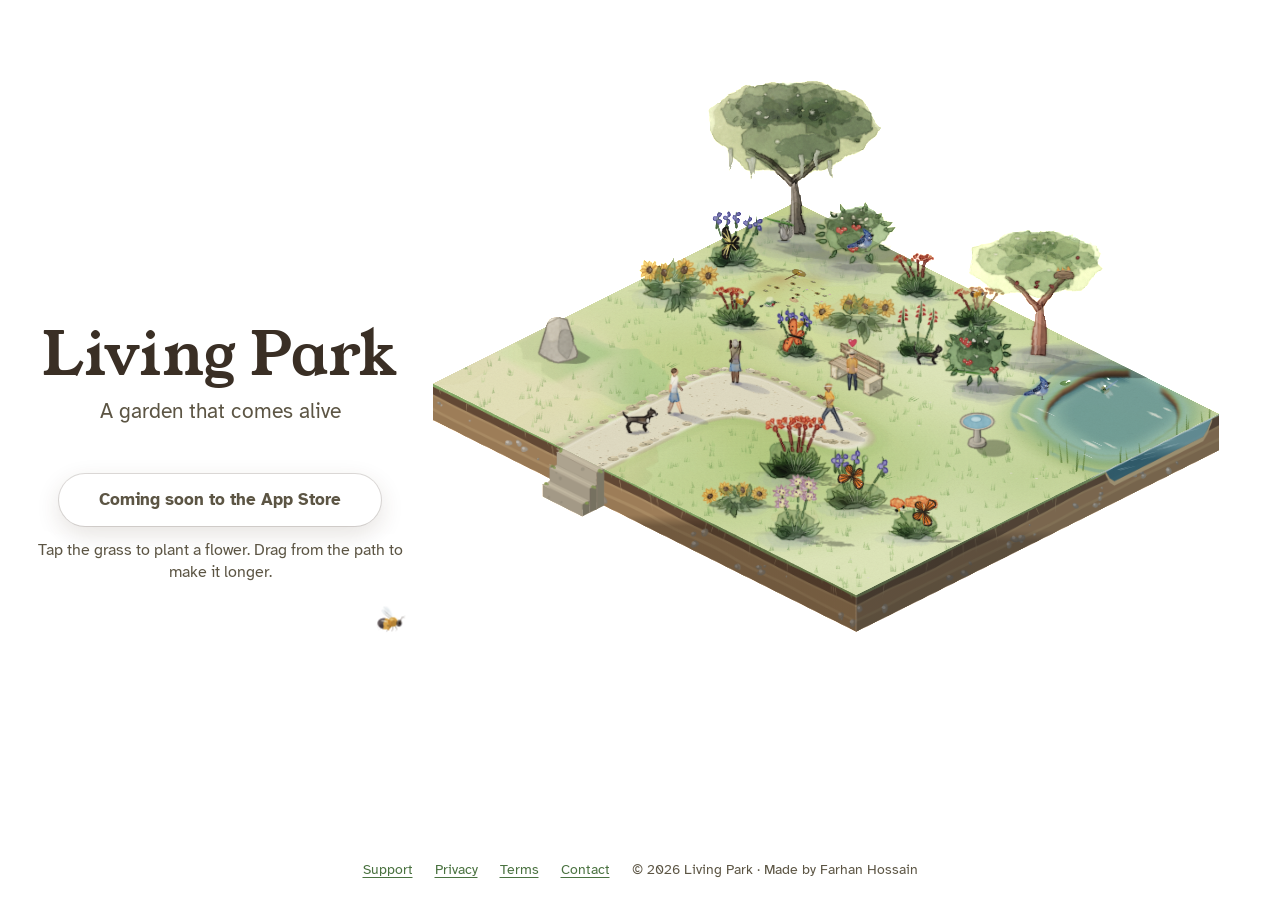
<file: index.html>
<!doctype html>
<html lang="en">
  <head>
    <meta charset="utf-8" />
    <meta name="viewport" content="width=device-width, initial-scale=1, viewport-fit=cover, user-scalable=no" />
    <meta name="theme-color" content="#FFFFFF" />
    <meta name="color-scheme" content="light" />
    <title>Living Park</title>
    <meta name="description" content="A calm watercolour garden you build and watch come alive. Plant native flowers, give bees a home, and birds, butterflies and people find your park." />
    <style>
      /* Fonts are bundled with the app so it works offline. Both are SIL Open Font License. */
      @font-face {
        font-family: 'Young Serif';
        src: url('./fonts/YoungSerif-Regular.woff2') format('woff2');
        font-weight: 400;
        font-display: block;
      }
      @font-face {
        font-family: 'Atkinson Hyperlegible';
        src: url('./fonts/AtkinsonHyperlegible-Regular.woff2') format('woff2');
        font-weight: 400;
        font-display: block;
      }
      @font-face {
        font-family: 'Atkinson Hyperlegible';
        src: url('./fonts/AtkinsonHyperlegible-Bold.woff2') format('woff2');
        font-weight: 700;
        font-display: block;
      }
      html, body { margin: 0; background: #FFFFFF; }
    </style>
    <script type="module" crossorigin src="./assets/index-BtGGwEGG.js"></script>
    <link rel="stylesheet" crossorigin href="./assets/index-CwWTfNG9.css">
  <link rel="icon" href="assets/favicon.png" />
    <link rel="apple-touch-icon" href="assets/apple-touch-icon.png" />
    <link rel="canonical" href="https://livingpark.app/" />
    <meta property="og:title" content="Living Park" />
    <meta property="og:description" content="A calm watercolour garden you build and watch come alive." />
    <meta property="og:url" content="https://livingpark.app/" />
    <meta property="og:image" content="https://livingpark.app/assets/og-1.jpg" />
    <meta property="og:image:type" content="image/jpeg" />
    <meta property="og:image:alt" content="Living Park: a small watercolour garden with flowers, a bench, a pond and people walking." />
    <meta property="og:image:width" content="1200" />
    <meta property="og:image:height" content="630" />
    <meta property="og:type" content="website" />
    <meta property="og:site_name" content="Living Park" />
    <meta name="twitter:card" content="summary_large_image" />
    <meta name="twitter:image" content="https://livingpark.app/assets/og-1.jpg" />
    </head>
  <body>
    <div id="app">
      <header id="topbar"></header>
      <div id="row2">
        <button id="ribbon" type="button" aria-label="Goals"></button>
      </div>
      <main id="stage">
        <div id="board"></div>
        <div id="overlay" aria-hidden="true"></div>
      </main>
      <div id="note" role="status" aria-live="polite"></div>
      <nav id="tray" aria-label="Things to place">
        <button id="tray-fold" type="button" aria-label="Hide the tray"></button>
        <div id="tray-body"></div>
      </nav>
      <button id="bar-tab" class="fold-tab" type="button"></button>
      <button id="tray-tab" class="fold-tab" type="button"></button>
    </div>
    <div id="layer"></div>
  </body>
</html>
</file>
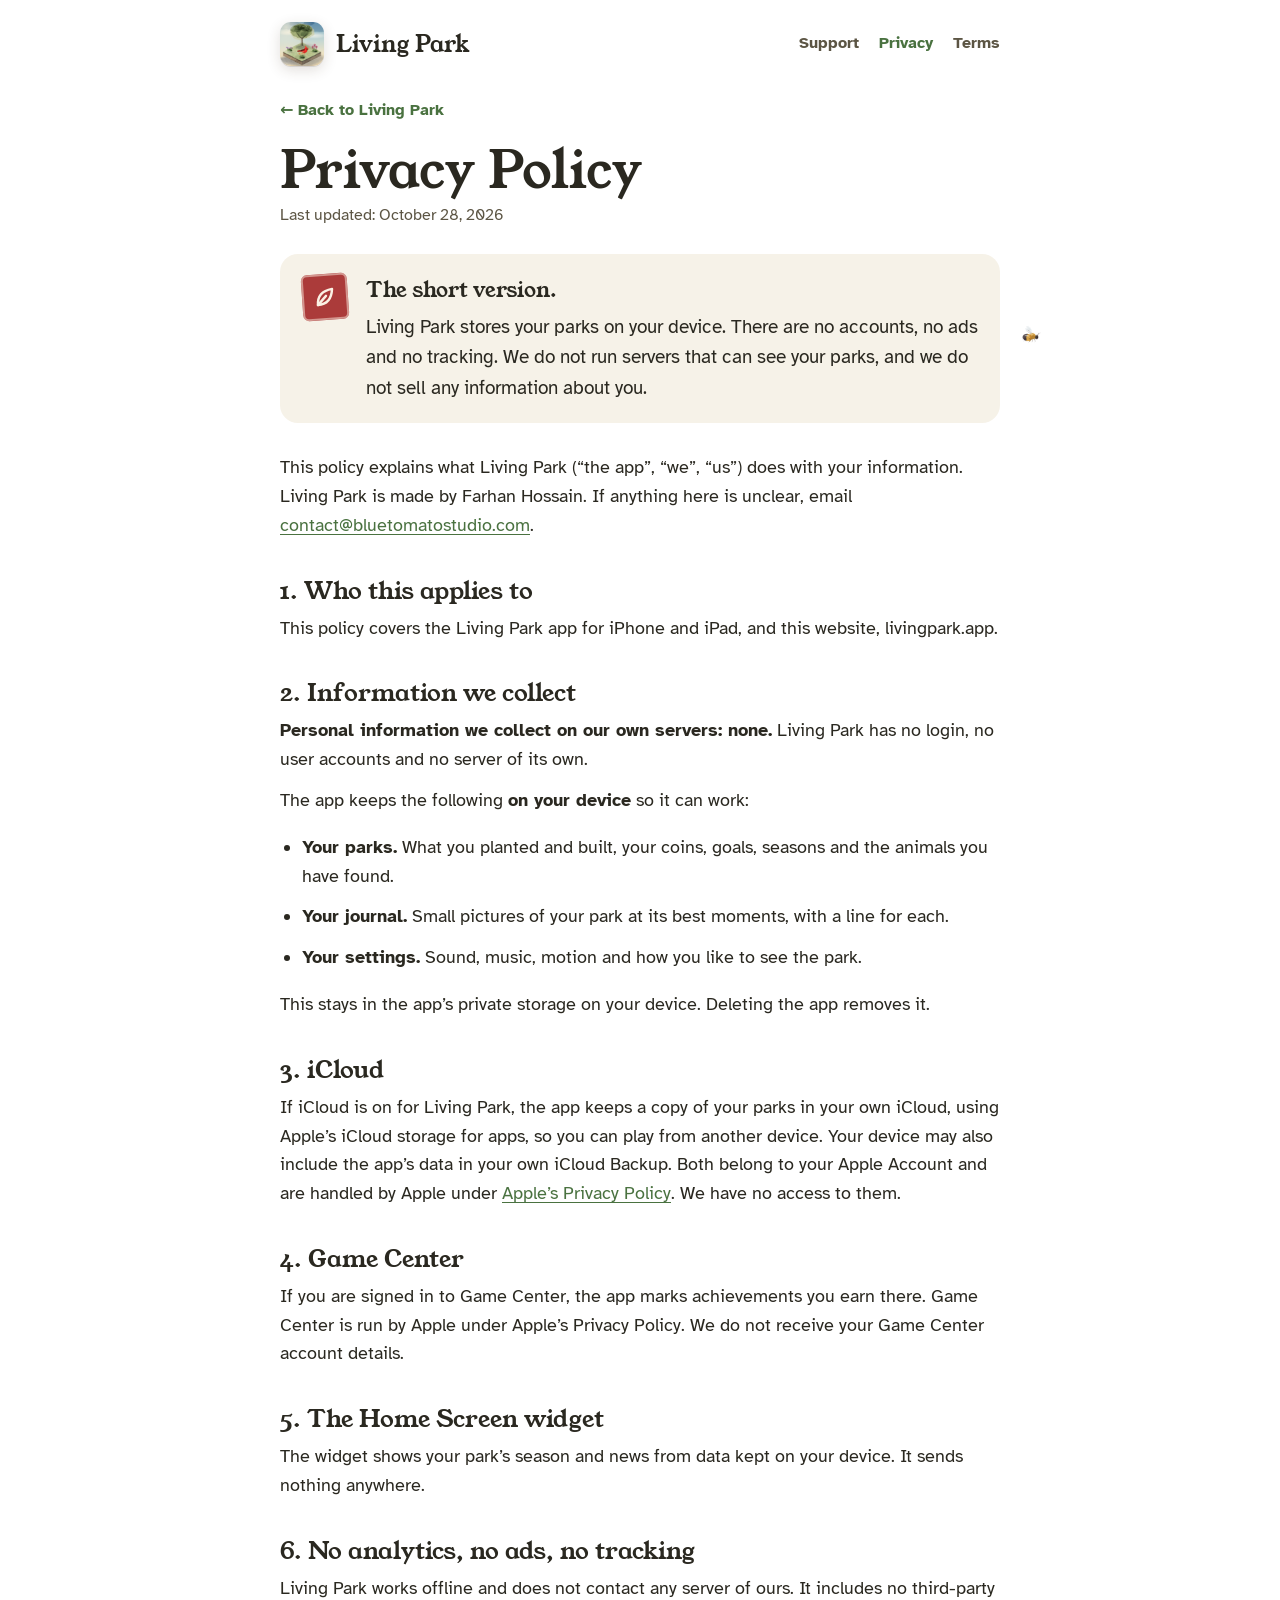
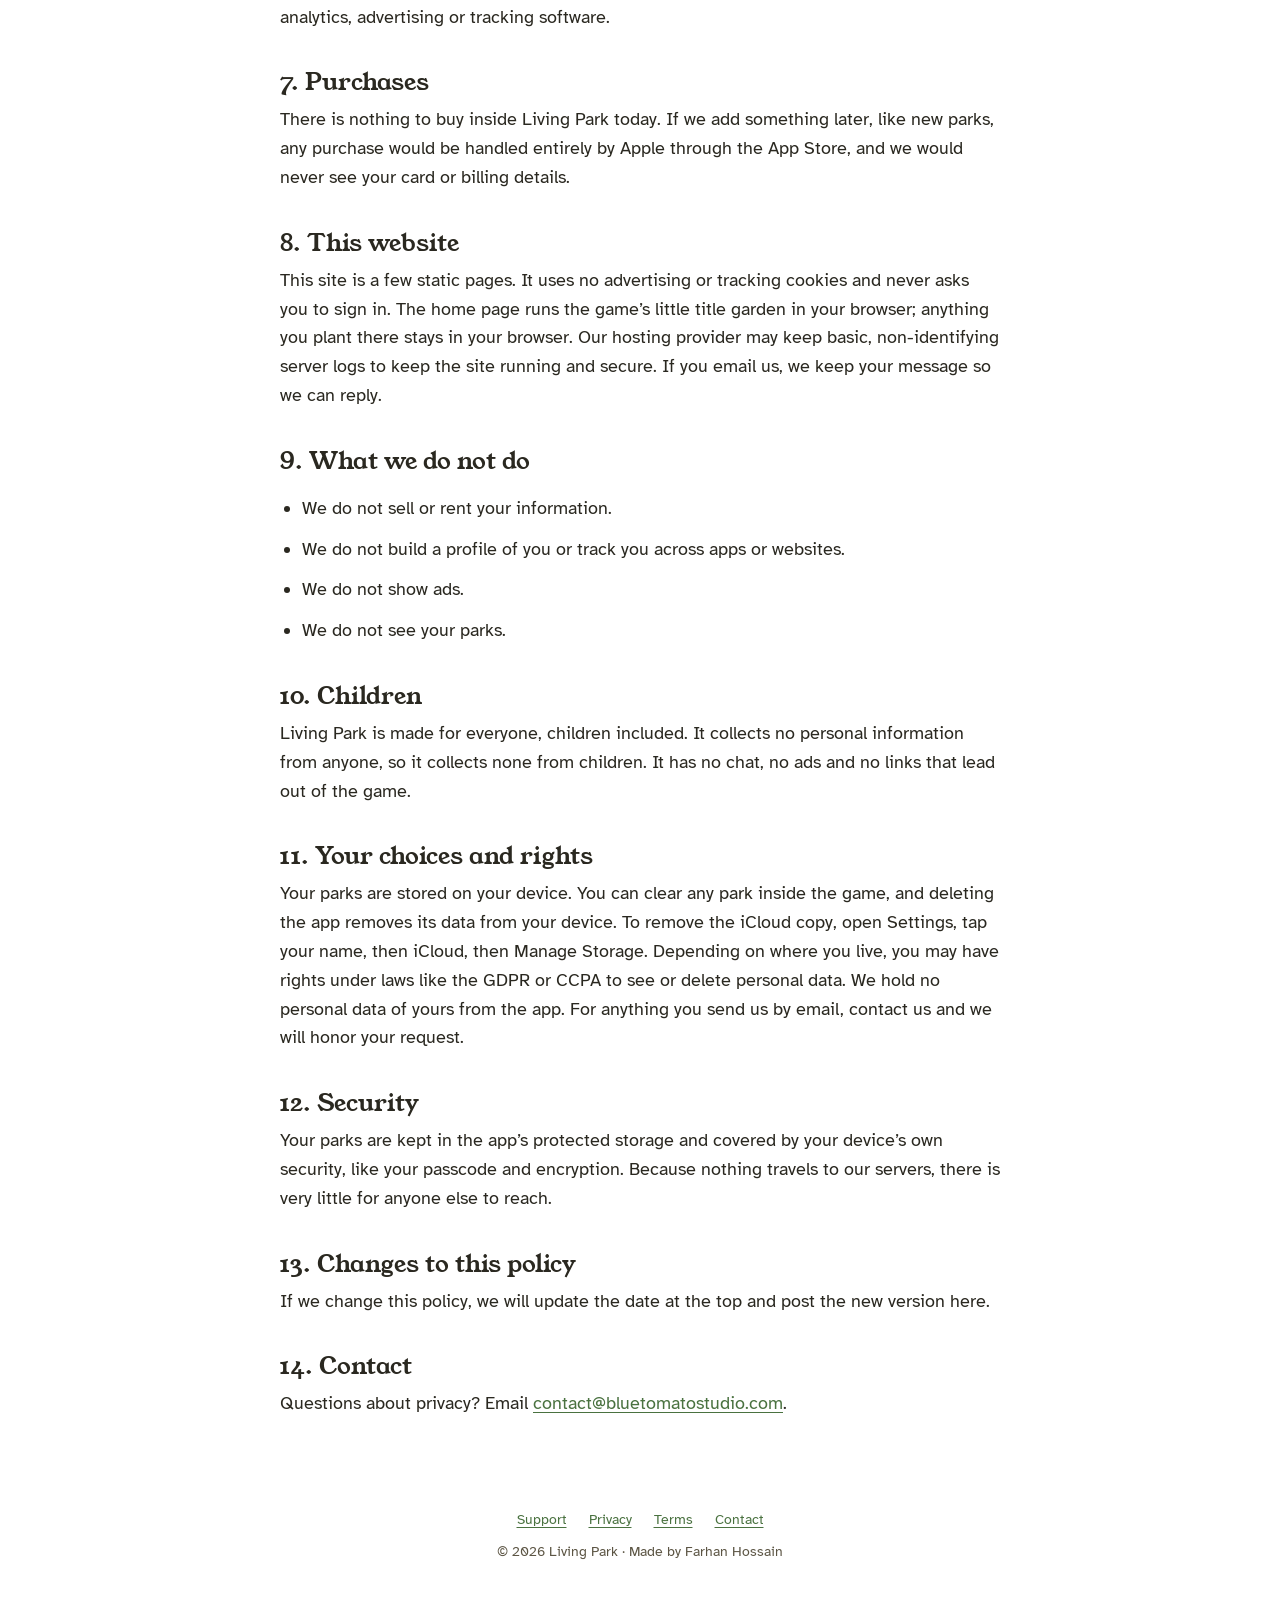
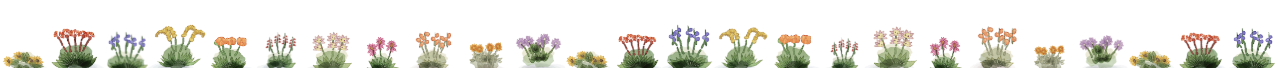
<file: privacy.html>
<!DOCTYPE html>
<html lang="en">
<head>
<meta charset="utf-8">
<meta name="viewport" content="width=device-width, initial-scale=1">
<title>Privacy Policy · Living Park</title>
<meta name="description" content="How Living Park handles your data. The short version: your parks stay on your device. No accounts, no ads, no tracking.">
<link rel="icon" href="assets/favicon.png">
<link rel="apple-touch-icon" href="assets/apple-touch-icon.png">
<link rel="canonical" href="https://livingpark.app/privacy.html">
<meta property="og:title" content="Privacy Policy · Living Park">
<meta property="og:description" content="How Living Park handles your data. The short version: your parks stay on your device. No accounts, no ads, no tracking.">
<meta property="og:image" content="https://livingpark.app/assets/og-1.jpg">
<meta property="og:image:type" content="image/jpeg">
<meta property="og:image:alt" content="Living Park: a small watercolour garden with flowers, a bench, a pond and people walking.">
<meta property="og:url" content="https://livingpark.app/privacy.html">
<meta property="og:image:width" content="1200">
<meta property="og:image:height" content="630">
<meta property="og:type" content="website">
<meta property="og:site_name" content="Living Park">
<meta name="twitter:card" content="summary_large_image">
<meta name="twitter:image" content="https://livingpark.app/assets/og-1.jpg">
<meta name="theme-color" content="#FFFFFF">
<link rel="preload" href="assets/fonts/YoungSerif-Regular.woff2" as="font" type="font/woff2" crossorigin>
<link rel="stylesheet" href="assets/pages.css">
</head>
<body>
<header class="site-header">
  <div class="wrap bar">
    <a class="wordmark" href="/"><img src="assets/icon-512.png" alt="" width="44" height="44"><span>Living Park</span></a>
    <nav class="nav"><a href="support.html">Support</a><a href="privacy.html" aria-current="page">Privacy</a><a href="terms.html">Terms</a></nav>
  </div>
</header>
<main class="wrap">
  <a class="back" href="/">← Back to Living Park</a>
  <h1>Privacy Policy</h1>
  <p class="updated">Last updated: October 28, 2026</p>
  <div class="short"><span class="seal"><svg viewBox="0 0 24 24" aria-hidden="true" fill="none" stroke="currentColor" stroke-width="2.2" stroke-linecap="round" stroke-linejoin="round"><path d="M5 19c0-8 5-13 14-14-1 9-6 14-14 14z"/><path d="M5 19l8-8"/></svg></span><p><b>The short version.</b>Living Park stores your parks on your device. There are no accounts, no ads and no tracking. We do not run servers that can see your parks, and we do not sell any information about you.</p></div>
  <p>This policy explains what Living Park (“the app”, “we”, “us”) does with your information. Living Park is made by Farhan Hossain. If anything here is unclear, email <a href="mailto:contact@bluetomatostudio.com">contact@bluetomatostudio.com</a>.</p>
  <h2>1. Who this applies to</h2>
  <p>This policy covers the Living Park app for iPhone and iPad, and this website, livingpark.app.</p>
  <h2>2. Information we collect</h2>
  <p><strong>Personal information we collect on our own servers: none.</strong> Living Park has no login, no user accounts and no server of its own.</p>
  <p>The app keeps the following <strong>on your device</strong> so it can work:</p>
  <ul>
    <li><strong>Your parks.</strong> What you planted and built, your coins, goals, seasons and the animals you have found.</li>
    <li><strong>Your journal.</strong> Small pictures of your park at its best moments, with a line for each.</li>
    <li><strong>Your settings.</strong> Sound, music, motion and how you like to see the park.</li>
  </ul>
  <p>This stays in the app’s private storage on your device. Deleting the app removes it.</p>
  <h2>3. iCloud</h2>
  <p>If iCloud is on for Living Park, the app keeps a copy of your parks in your own iCloud, using Apple’s iCloud storage for apps, so you can play from another device. Your device may also include the app’s data in your own iCloud Backup. Both belong to your Apple Account and are handled by Apple under <a href="https://www.apple.com/legal/privacy/">Apple’s Privacy Policy</a>. We have no access to them.</p>
  <h2>4. Game Center</h2>
  <p>If you are signed in to Game Center, the app marks achievements you earn there. Game Center is run by Apple under Apple’s Privacy Policy. We do not receive your Game Center account details.</p>
  <h2>5. The Home Screen widget</h2>
  <p>The widget shows your park’s season and news from data kept on your device. It sends nothing anywhere.</p>
  <h2>6. No analytics, no ads, no tracking</h2>
  <p>Living Park works offline and does not contact any server of ours. It includes no third-party analytics, advertising or tracking software.</p>
  <h2>7. Purchases</h2>
  <p>There is nothing to buy inside Living Park today. If we add something later, like new parks, any purchase would be handled entirely by Apple through the App Store, and we would never see your card or billing details.</p>
  <h2>8. This website</h2>
  <p>This site is a few static pages. It uses no advertising or tracking cookies and never asks you to sign in. The home page runs the game’s little title garden in your browser; anything you plant there stays in your browser. Our hosting provider may keep basic, non-identifying server logs to keep the site running and secure. If you email us, we keep your message so we can reply.</p>
  <h2>9. What we do not do</h2>
  <ul>
    <li>We do not sell or rent your information.</li>
    <li>We do not build a profile of you or track you across apps or websites.</li>
    <li>We do not show ads.</li>
    <li>We do not see your parks.</li>
  </ul>
  <h2>10. Children</h2>
  <p>Living Park is made for everyone, children included. It collects no personal information from anyone, so it collects none from children. It has no chat, no ads and no links that lead out of the game.</p>
  <h2>11. Your choices and rights</h2>
  <p>Your parks are stored on your device. You can clear any park inside the game, and deleting the app removes its data from your device. To remove the iCloud copy, open Settings, tap your name, then iCloud, then Manage Storage. Depending on where you live, you may have rights under laws like the GDPR or CCPA to see or delete personal data. We hold no personal data of yours from the app. For anything you send us by email, contact us and we will honor your request.</p>
  <h2>12. Security</h2>
  <p>Your parks are kept in the app’s protected storage and covered by your device’s own security, like your passcode and encryption. Because nothing travels to our servers, there is very little for anyone else to reach.</p>
  <h2>13. Changes to this policy</h2>
  <p>If we change this policy, we will update the date at the top and post the new version here.</p>
  <h2>14. Contact</h2>
  <p>Questions about privacy? Email <a href="mailto:contact@bluetomatostudio.com">contact@bluetomatostudio.com</a>.</p>
</main>
<footer>
  <div class="links"><a href="support.html">Support</a><a href="privacy.html">Privacy</a><a href="terms.html">Terms</a><a href="mailto:contact@bluetomatostudio.com">Contact</a></div>
  <div>© 2026 Living Park · Made by Farhan Hossain</div>
</footer>
<div class="bed" aria-hidden="true"></div>
<script src="assets/pages.js" defer></script>
</body>
</html>
</file>
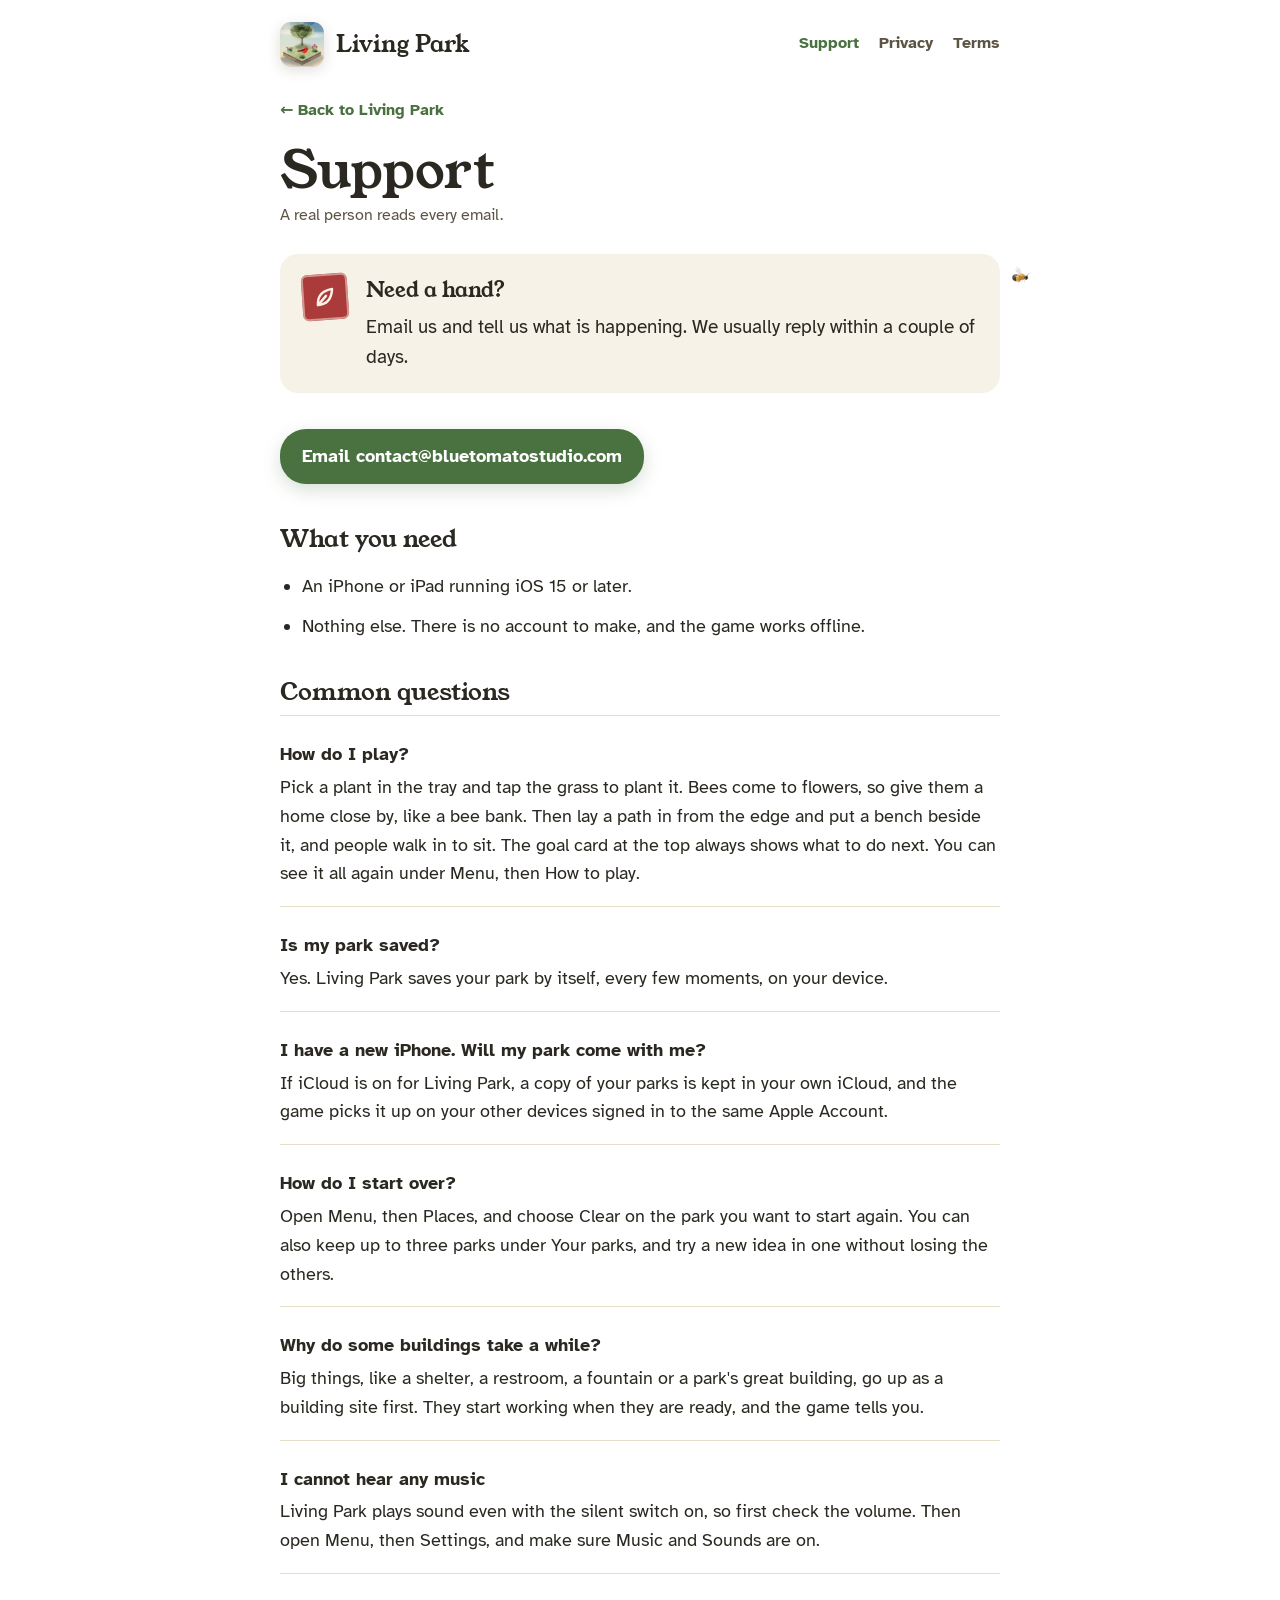
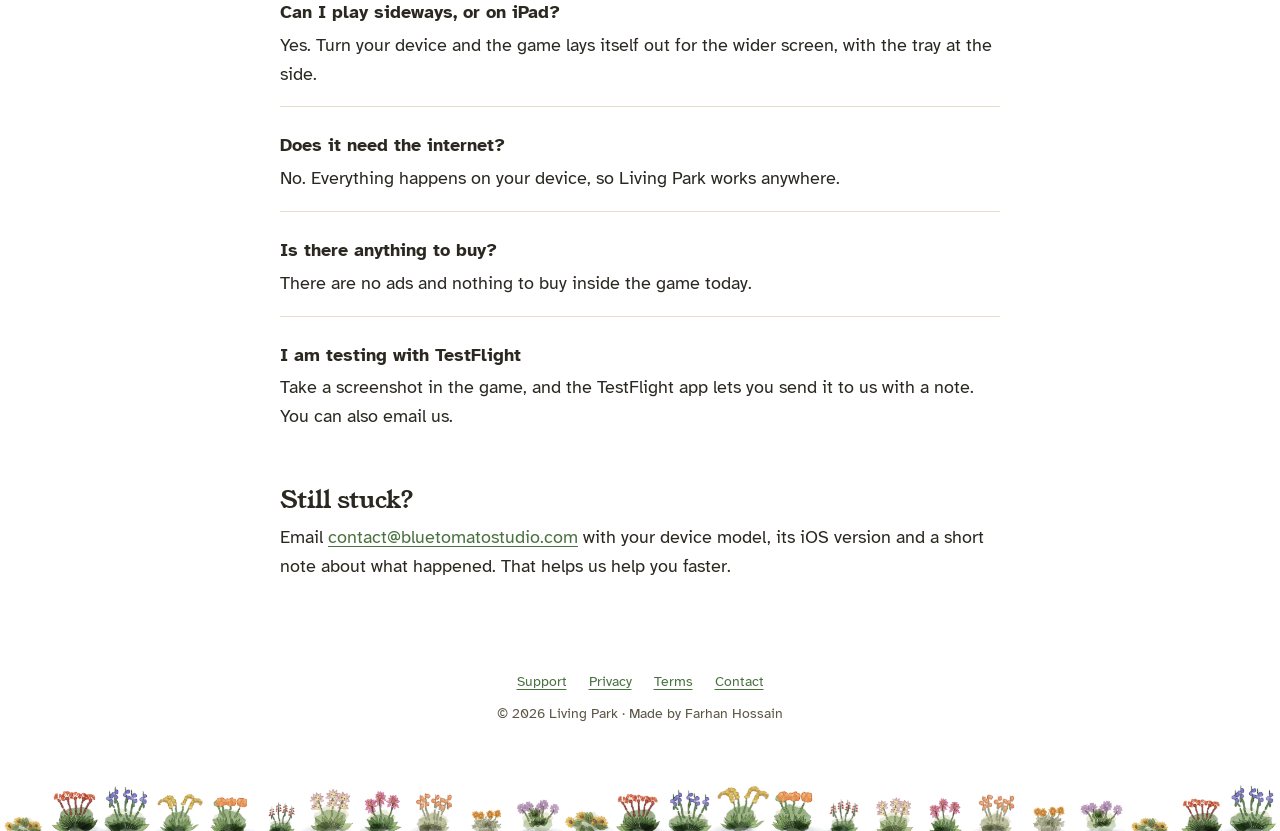
<file: support.html>
<!DOCTYPE html>
<html lang="en">
<head>
<meta charset="utf-8">
<meta name="viewport" content="width=device-width, initial-scale=1">
<title>Support · Living Park</title>
<meta name="description" content="Help with Living Park: how to play, saving your park, starting over, sound, and how to reach a real person.">
<link rel="icon" href="assets/favicon.png">
<link rel="apple-touch-icon" href="assets/apple-touch-icon.png">
<link rel="canonical" href="https://livingpark.app/support.html">
<meta property="og:title" content="Support · Living Park">
<meta property="og:description" content="Help with Living Park: how to play, saving your park, starting over, sound, and how to reach a real person.">
<meta property="og:image" content="https://livingpark.app/assets/og-1.jpg">
<meta property="og:image:type" content="image/jpeg">
<meta property="og:image:alt" content="Living Park: a small watercolour garden with flowers, a bench, a pond and people walking.">
<meta property="og:url" content="https://livingpark.app/support.html">
<meta property="og:image:width" content="1200">
<meta property="og:image:height" content="630">
<meta property="og:type" content="website">
<meta property="og:site_name" content="Living Park">
<meta name="twitter:card" content="summary_large_image">
<meta name="twitter:image" content="https://livingpark.app/assets/og-1.jpg">
<meta name="theme-color" content="#FFFFFF">
<link rel="preload" href="assets/fonts/YoungSerif-Regular.woff2" as="font" type="font/woff2" crossorigin>
<link rel="stylesheet" href="assets/pages.css">
</head>
<body>
<header class="site-header">
  <div class="wrap bar">
    <a class="wordmark" href="/"><img src="assets/icon-512.png" alt="" width="44" height="44"><span>Living Park</span></a>
    <nav class="nav"><a href="support.html" aria-current="page">Support</a><a href="privacy.html">Privacy</a><a href="terms.html">Terms</a></nav>
  </div>
</header>
<main class="wrap">
  <a class="back" href="/">← Back to Living Park</a>
  <h1>Support</h1>
  <p class="updated">A real person reads every email.</p>
  <div class="short"><span class="seal"><svg viewBox="0 0 24 24" aria-hidden="true" fill="none" stroke="currentColor" stroke-width="2.2" stroke-linecap="round" stroke-linejoin="round"><path d="M5 19c0-8 5-13 14-14-1 9-6 14-14 14z"/><path d="M5 19l8-8"/></svg></span><p><b>Need a hand?</b>Email us and tell us what is happening. We usually reply within a couple of days.</p></div>
  <p><a class="mail" href="mailto:contact@bluetomatostudio.com?subject=Living%20Park">Email contact@bluetomatostudio.com</a></p>
  <h2>What you need</h2>
  <ul>
    <li>An iPhone or iPad running iOS 15 or later.</li>
    <li>Nothing else. There is no account to make, and the game works offline.</li>
  </ul>
  <h2>Common questions</h2>
  <div class="qa"><h3>How do I play?</h3><p>Pick a plant in the tray and tap the grass to plant it. Bees come to flowers, so give them a home close by, like a bee bank. Then lay a path in from the edge and put a bench beside it, and people walk in to sit. The goal card at the top always shows what to do next. You can see it all again under Menu, then How to play.</p></div>
  <div class="qa"><h3>Is my park saved?</h3><p>Yes. Living Park saves your park by itself, every few moments, on your device.</p></div>
  <div class="qa"><h3>I have a new iPhone. Will my park come with me?</h3><p>If iCloud is on for Living Park, a copy of your parks is kept in your own iCloud, and the game picks it up on your other devices signed in to the same Apple Account.</p></div>
  <div class="qa"><h3>How do I start over?</h3><p>Open Menu, then Places, and choose Clear on the park you want to start again. You can also keep up to three parks under Your parks, and try a new idea in one without losing the others.</p></div>
  <div class="qa"><h3>Why do some buildings take a while?</h3><p>Big things, like a shelter, a restroom, a fountain or a park's great building, go up as a building site first. They start working when they are ready, and the game tells you.</p></div>
  <div class="qa"><h3>I cannot hear any music</h3><p>Living Park plays sound even with the silent switch on, so first check the volume. Then open Menu, then Settings, and make sure Music and Sounds are on.</p></div>
  <div class="qa"><h3>Can I play sideways, or on iPad?</h3><p>Yes. Turn your device and the game lays itself out for the wider screen, with the tray at the side.</p></div>
  <div class="qa"><h3>Does it need the internet?</h3><p>No. Everything happens on your device, so Living Park works anywhere.</p></div>
  <div class="qa"><h3>Is there anything to buy?</h3><p>There are no ads and nothing to buy inside the game today.</p></div>
  <div class="qa"><h3>I am testing with TestFlight</h3><p>Take a screenshot in the game, and the TestFlight app lets you send it to us with a note. You can also email us.</p></div>
  <h2>Still stuck?</h2>
  <p>Email <a href="mailto:contact@bluetomatostudio.com">contact@bluetomatostudio.com</a> with your device model, its iOS version and a short note about what happened. That helps us help you faster.</p>
</main>
<footer>
  <div class="links"><a href="support.html">Support</a><a href="privacy.html">Privacy</a><a href="terms.html">Terms</a><a href="mailto:contact@bluetomatostudio.com">Contact</a></div>
  <div>© 2026 Living Park · Made by Farhan Hossain</div>
</footer>
<div class="bed" aria-hidden="true"></div>
<script src="assets/pages.js" defer></script>
</body>
</html>
</file>
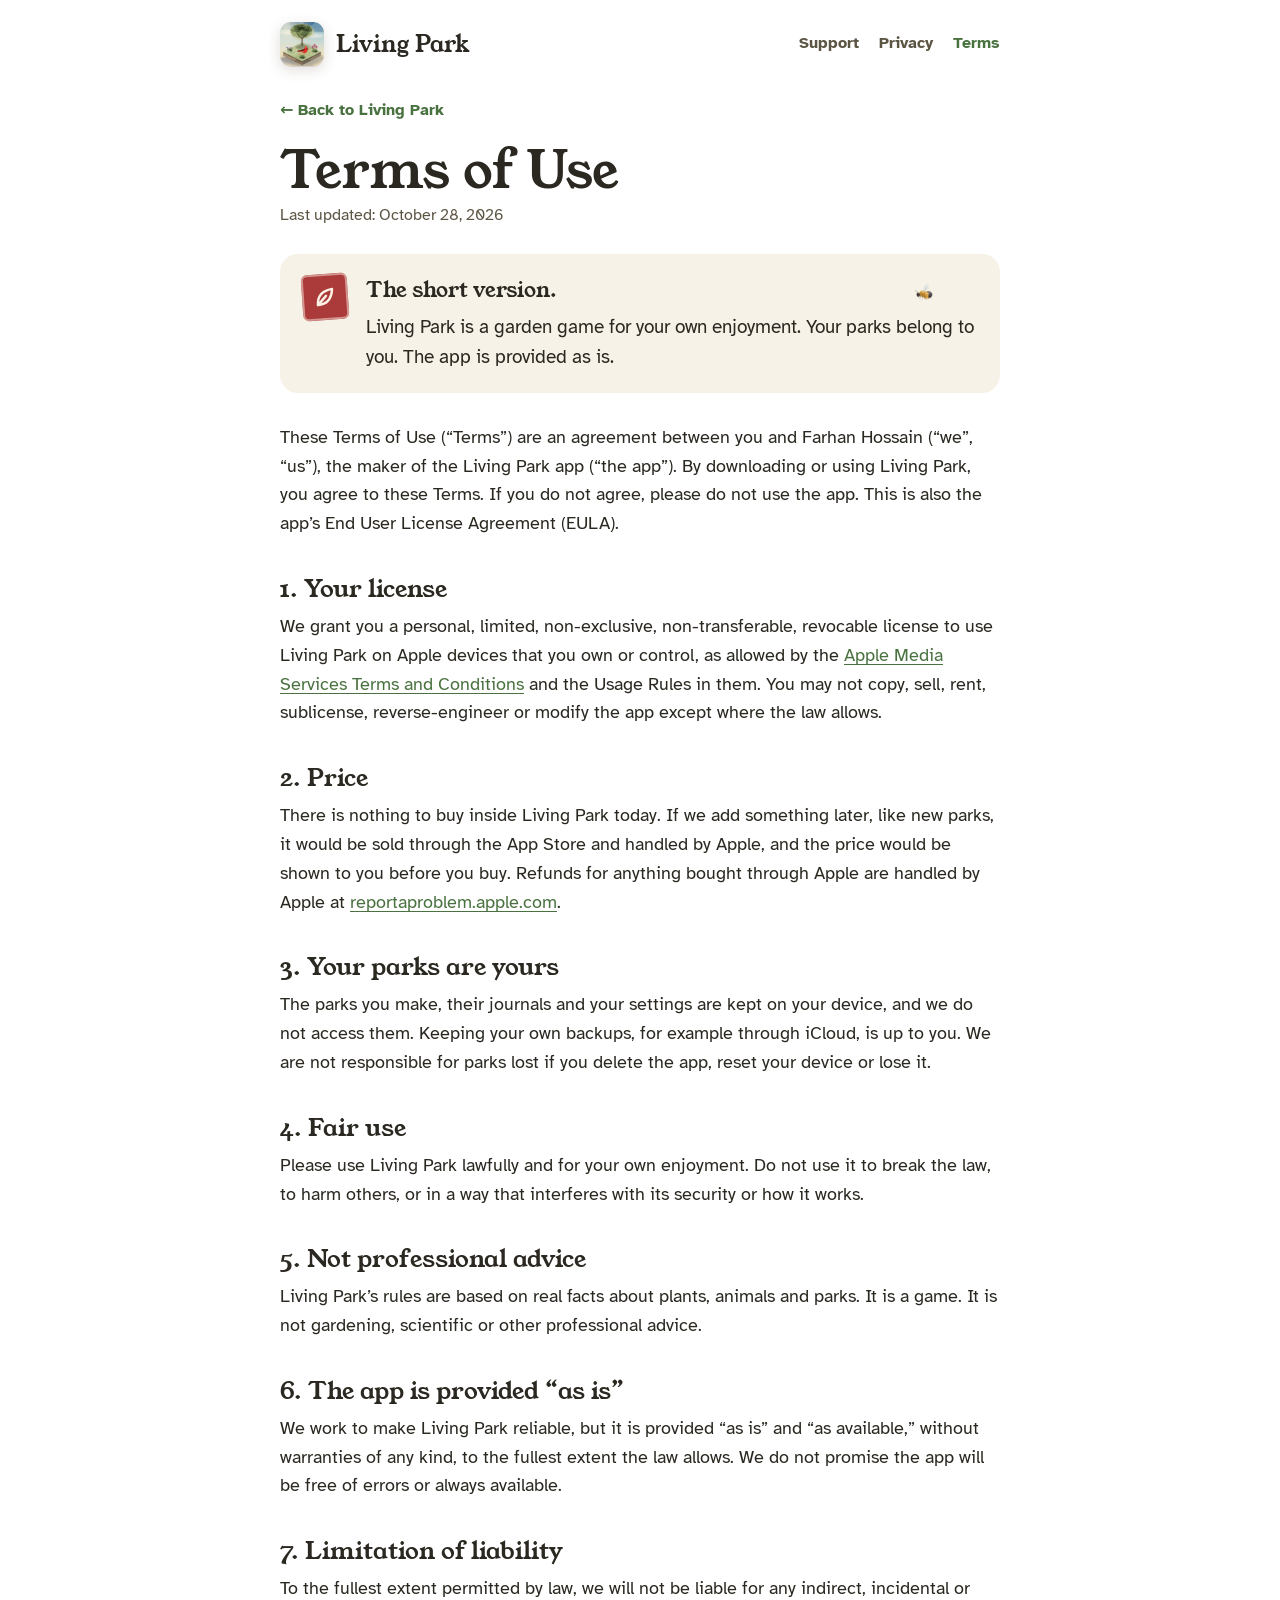
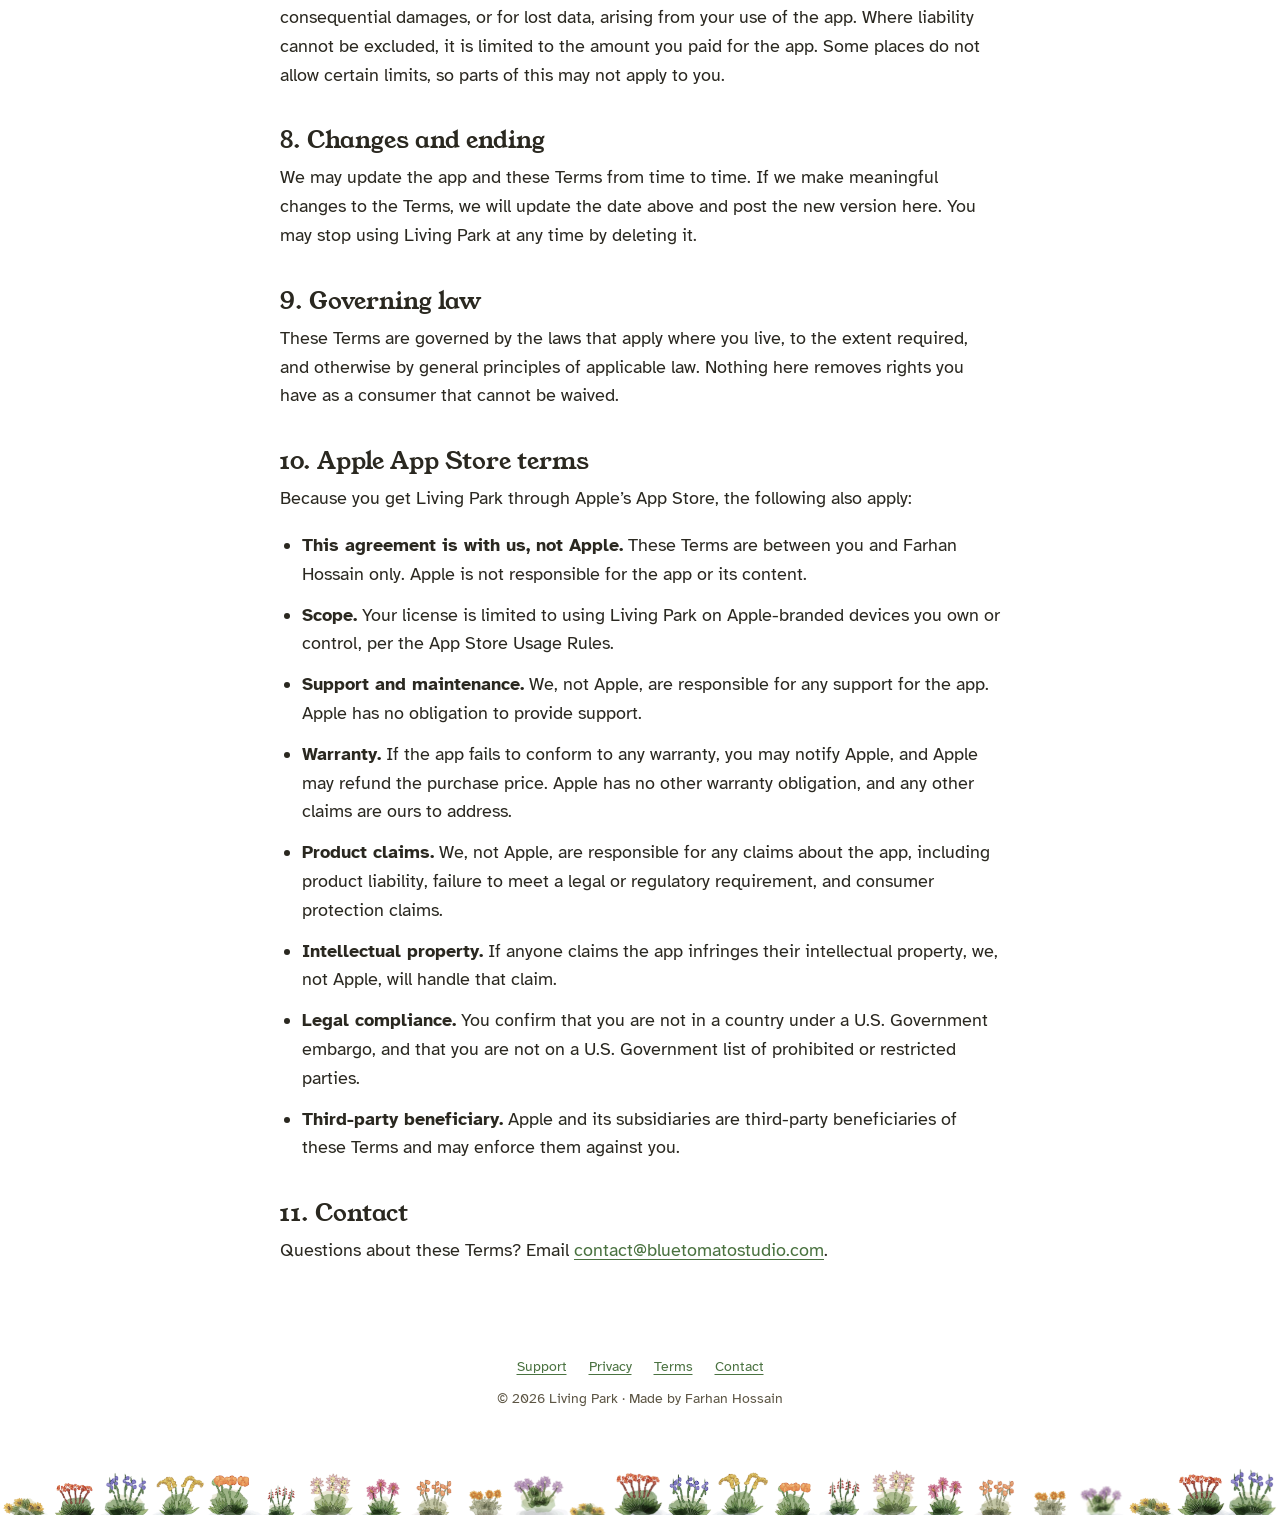
<file: terms.html>
<!DOCTYPE html>
<html lang="en">
<head>
<meta charset="utf-8">
<meta name="viewport" content="width=device-width, initial-scale=1">
<title>Terms of Use · Living Park</title>
<meta name="description" content="The terms for using Living Park, including its End User License Agreement.">
<link rel="icon" href="assets/favicon.png">
<link rel="apple-touch-icon" href="assets/apple-touch-icon.png">
<link rel="canonical" href="https://livingpark.app/terms.html">
<meta property="og:title" content="Terms of Use · Living Park">
<meta property="og:description" content="The terms for using Living Park, including its End User License Agreement.">
<meta property="og:image" content="https://livingpark.app/assets/og-1.jpg">
<meta property="og:image:type" content="image/jpeg">
<meta property="og:image:alt" content="Living Park: a small watercolour garden with flowers, a bench, a pond and people walking.">
<meta property="og:url" content="https://livingpark.app/terms.html">
<meta property="og:image:width" content="1200">
<meta property="og:image:height" content="630">
<meta property="og:type" content="website">
<meta property="og:site_name" content="Living Park">
<meta name="twitter:card" content="summary_large_image">
<meta name="twitter:image" content="https://livingpark.app/assets/og-1.jpg">
<meta name="theme-color" content="#FFFFFF">
<link rel="preload" href="assets/fonts/YoungSerif-Regular.woff2" as="font" type="font/woff2" crossorigin>
<link rel="stylesheet" href="assets/pages.css">
</head>
<body>
<header class="site-header">
  <div class="wrap bar">
    <a class="wordmark" href="/"><img src="assets/icon-512.png" alt="" width="44" height="44"><span>Living Park</span></a>
    <nav class="nav"><a href="support.html">Support</a><a href="privacy.html">Privacy</a><a href="terms.html" aria-current="page">Terms</a></nav>
  </div>
</header>
<main class="wrap">
  <a class="back" href="/">← Back to Living Park</a>
  <h1>Terms of Use</h1>
  <p class="updated">Last updated: October 28, 2026</p>
  <div class="short"><span class="seal"><svg viewBox="0 0 24 24" aria-hidden="true" fill="none" stroke="currentColor" stroke-width="2.2" stroke-linecap="round" stroke-linejoin="round"><path d="M5 19c0-8 5-13 14-14-1 9-6 14-14 14z"/><path d="M5 19l8-8"/></svg></span><p><b>The short version.</b>Living Park is a garden game for your own enjoyment. Your parks belong to you. The app is provided as is.</p></div>
  <p>These Terms of Use (“Terms”) are an agreement between you and Farhan Hossain (“we”, “us”), the maker of the Living Park app (“the app”). By downloading or using Living Park, you agree to these Terms. If you do not agree, please do not use the app. This is also the app’s End User License Agreement (EULA).</p>
  <h2>1. Your license</h2>
  <p>We grant you a personal, limited, non-exclusive, non-transferable, revocable license to use Living Park on Apple devices that you own or control, as allowed by the <a href="https://www.apple.com/legal/internet-services/itunes/">Apple Media Services Terms and Conditions</a> and the Usage Rules in them. You may not copy, sell, rent, sublicense, reverse-engineer or modify the app except where the law allows.</p>
  <h2>2. Price</h2>
  <p>There is nothing to buy inside Living Park today. If we add something later, like new parks, it would be sold through the App Store and handled by Apple, and the price would be shown to you before you buy. Refunds for anything bought through Apple are handled by Apple at <a href="https://reportaproblem.apple.com">reportaproblem.apple.com</a>.</p>
  <h2>3. Your parks are yours</h2>
  <p>The parks you make, their journals and your settings are kept on your device, and we do not access them. Keeping your own backups, for example through iCloud, is up to you. We are not responsible for parks lost if you delete the app, reset your device or lose it.</p>
  <h2>4. Fair use</h2>
  <p>Please use Living Park lawfully and for your own enjoyment. Do not use it to break the law, to harm others, or in a way that interferes with its security or how it works.</p>
  <h2>5. Not professional advice</h2>
  <p>Living Park’s rules are based on real facts about plants, animals and parks. It is a game. It is not gardening, scientific or other professional advice.</p>
  <h2>6. The app is provided “as is”</h2>
  <p>We work to make Living Park reliable, but it is provided “as is” and “as available,” without warranties of any kind, to the fullest extent the law allows. We do not promise the app will be free of errors or always available.</p>
  <h2>7. Limitation of liability</h2>
  <p>To the fullest extent permitted by law, we will not be liable for any indirect, incidental or consequential damages, or for lost data, arising from your use of the app. Where liability cannot be excluded, it is limited to the amount you paid for the app. Some places do not allow certain limits, so parts of this may not apply to you.</p>
  <h2>8. Changes and ending</h2>
  <p>We may update the app and these Terms from time to time. If we make meaningful changes to the Terms, we will update the date above and post the new version here. You may stop using Living Park at any time by deleting it.</p>
  <h2>9. Governing law</h2>
  <p>These Terms are governed by the laws that apply where you live, to the extent required, and otherwise by general principles of applicable law. Nothing here removes rights you have as a consumer that cannot be waived.</p>
  <h2>10. Apple App Store terms</h2>
  <p>Because you get Living Park through Apple’s App Store, the following also apply:</p>
  <ul>
    <li><strong>This agreement is with us, not Apple.</strong> These Terms are between you and Farhan Hossain only. Apple is not responsible for the app or its content.</li>
    <li><strong>Scope.</strong> Your license is limited to using Living Park on Apple-branded devices you own or control, per the App Store Usage Rules.</li>
    <li><strong>Support and maintenance.</strong> We, not Apple, are responsible for any support for the app. Apple has no obligation to provide support.</li>
    <li><strong>Warranty.</strong> If the app fails to conform to any warranty, you may notify Apple, and Apple may refund the purchase price. Apple has no other warranty obligation, and any other claims are ours to address.</li>
    <li><strong>Product claims.</strong> We, not Apple, are responsible for any claims about the app, including product liability, failure to meet a legal or regulatory requirement, and consumer protection claims.</li>
    <li><strong>Intellectual property.</strong> If anyone claims the app infringes their intellectual property, we, not Apple, will handle that claim.</li>
    <li><strong>Legal compliance.</strong> You confirm that you are not in a country under a U.S. Government embargo, and that you are not on a U.S. Government list of prohibited or restricted parties.</li>
    <li><strong>Third-party beneficiary.</strong> Apple and its subsidiaries are third-party beneficiaries of these Terms and may enforce them against you.</li>
  </ul>
  <h2>11. Contact</h2>
  <p>Questions about these Terms? Email <a href="mailto:contact@bluetomatostudio.com">contact@bluetomatostudio.com</a>.</p>
</main>
<footer>
  <div class="links"><a href="support.html">Support</a><a href="privacy.html">Privacy</a><a href="terms.html">Terms</a><a href="mailto:contact@bluetomatostudio.com">Contact</a></div>
  <div>© 2026 Living Park · Made by Farhan Hossain</div>
</footer>
<div class="bed" aria-hidden="true"></div>
<script src="assets/pages.js" defer></script>
</body>
</html>
</file>
<file: assets/index-CwWTfNG9.css>
:root{--ts: 1;--ts-tight: 1;--ts-tray: 1;--tray-h: calc(116px + 46px * var(--ts-tray));--page: #F3ECDC;--card: #FBF7EE;--text: #2A2820;--muted: #5C5544;--line: #DCCFB5;--ink: #3A2F25;--good: #C98A12;--help: #A8434F;--info: #4A7240;--accent: #4A7240;--accent-soft: #E6E7CB;--coin: #D9A12B;--paper-tile: none;--display: "Young Serif", Georgia, serif;--body: "Atkinson Hyperlegible", system-ui, sans-serif;--safe-top: env(safe-area-inset-top, 0px);--safe-bottom: env(safe-area-inset-bottom, 0px);--safe-left: env(safe-area-inset-left, 0px);--safe-right: env(safe-area-inset-right, 0px);--tile: 40px;--park-top: calc(var(--safe-top) + 92px);--park-bottom: calc(var(--tray-h) + var(--safe-bottom));--park-left: var(--safe-left);--park-right: var(--safe-right)}body.tray-folded{--park-bottom: calc(max(var(--safe-bottom), 20px) + 56px) }*{box-sizing:border-box;-webkit-tap-highlight-color:transparent}html,body{height:100%;overflow:hidden;overscroll-behavior:none;background:var(--page) var(--paper-tile) repeat;color:var(--text);font-family:var(--body);font-size:calc(15px * var(--ts));line-height:1.35;-webkit-user-select:none;user-select:none;-webkit-text-size-adjust:100%}button{font:inherit;color:inherit;background:none;border:0;padding:0;cursor:pointer}button:focus-visible,a:focus-visible{outline:3px solid var(--accent);outline-offset:2px;border-radius:10px}body:not(.keys) :focus-visible{outline:none}body:not(.keys) .splash-begin:focus-visible{box-shadow:inset 0 0 0 1.25px #3a2f2566}#app{height:100%;display:flex;flex-direction:column;padding-top:var(--safe-top);pointer-events:none}#topbar,#row2,#tray{position:relative;z-index:1;pointer-events:auto}#row2{pointer-events:none}#row2>*{pointer-events:auto}#note{z-index:2}:where(#topbar *){transition:color 1.6s ease}body.dim-sky #topbar{--text: #F6F0E0;--muted: #DCD4C0;--accent: #B5D296;color:var(--text);text-shadow:0 1px 8px rgba(18,22,46,.6)}body.dim-sky #topbar svg{filter:drop-shadow(0 1px 4px rgba(18,22,46,.55))}body.dim-sky #topbar .season-bar{background:#ffffff29;box-shadow:inset 0 0 0 .75px #ffffff80}body.dim-sky #topbar .season-bar span{background:linear-gradient(180deg,#cfe3b5,#a6c886)}#topbar{flex:0 0 48px;height:48px;display:flex;align-items:center;gap:4px;padding:0 10px 0 2px}.icon-btn{width:44px;height:44px;flex:0 0 44px;display:grid;place-items:center;border-radius:12px;color:var(--text)}.icon-btn svg{width:22px;height:22px}.menu-btn{position:relative}.menu-btn .badge{position:absolute;top:9px;right:9px;width:9px;height:9px;border-radius:50%;background:var(--good);display:none}.menu-btn.has-news .badge{display:block}.title-block{flex:1 1 auto;min-width:0;min-height:44px;display:flex;flex-direction:column;justify-content:center;align-items:stretch;gap:1px;padding:0 6px;border-radius:10px;text-align:left}.title-block .place-name{display:block}.title-block .place-name:after{content:" ▾";font-size:calc(11px * var(--ts-tight));color:var(--muted)}.speeds,.purse{--text: #2A2820;--muted: #5C5544;--accent: #4A7240;flex:0 0 auto;display:flex;align-items:center;height:36px;border-radius:18px;color:var(--text);text-shadow:none;background:var(--card) var(--paper-tile) repeat;box-shadow:0 0 0 1px #3a2f2524,0 2px 8px #46341e14}body.dim-sky #topbar :is(.speeds,.purse) svg{filter:none}.purse{gap:2px;padding:0 2px 0 9px}.life-chip{flex:0 0 auto;position:relative;display:flex;align-items:center;gap:3px;height:36px;min-width:40px;padding:0 9px 0 6px;border-radius:18px;font-weight:700;font-size:calc(15px * var(--ts-tight));font-variant-numeric:tabular-nums}.life-chip:before{content:"";position:absolute;inset:-4px 0}.life-chip svg{width:15px;height:15px;color:var(--accent)}.life-chip i{position:absolute;left:6px;bottom:6px;height:2px;max-width:calc(100% - 15px);border-radius:1px;background:var(--accent);transition:width .4s}.life-chip span{display:inline-block}#lens-bar{position:fixed;left:calc(var(--park-left) + 12px);right:calc(var(--park-right) + 12px);bottom:calc(var(--park-bottom) + 8px);z-index:2;padding:8px 8px 8px 10px;border-radius:14px;background:#fbf7eef5 var(--paper-tile) repeat;box-shadow:0 0 0 1px #3a2f2529,0 4px 14px #46341e1f;pointer-events:auto}#lens-bar[hidden]{display:none}#lens-bar p{margin:6px 2px 0;font-size:calc(14px * var(--ts))}.lens-chips{display:flex;align-items:center;gap:6px}.lens-chip{min-height:36px;padding:0 12px;border-radius:18px;font-weight:700;font-size:calc(14.5px * var(--ts));box-shadow:inset 0 0 0 1px #3a2f252e;position:relative}.lens-chip:before{content:"";position:absolute;inset:-4px 0}.lens-chip[aria-checked=true].bees{background:#6fae4a;color:#10200a}.lens-chip[aria-checked=true].water{background:#9cc4e6;color:#0e2238}.lens-chip[aria-checked=true].shelter{background:#e9c26a;color:#2e1f04}.lens-close{margin-left:auto;width:36px;height:36px;flex:0 0 36px;position:relative}.lens-close:before{content:"";position:absolute;inset:-4px}.lens-close svg{width:16px;height:16px}.place-name{font-family:var(--display);font-size:calc(14px * var(--ts-tight));letter-spacing:-.01em;line-height:1.15;white-space:nowrap;overflow:hidden;text-overflow:ellipsis}.season-line{display:flex;align-items:center;gap:6px;font-size:calc(13.5px * var(--ts-tight));color:var(--muted);white-space:nowrap}.season-bar{flex:1 1 auto;max-width:64px;height:5px;border-radius:3px;background:#3a2f251a;box-shadow:inset 0 0 0 .75px #3a2f2559;overflow:hidden}.season-bar span{display:block;height:100%;width:100%;transform-origin:left center;transform:scaleX(0);border-radius:3px;background:linear-gradient(180deg,#7FA066,var(--accent))}.coins{flex:0 0 auto;display:flex;align-items:center;gap:4px;padding-right:4px;font-weight:700;font-size:calc(15px * var(--ts-tight));font-variant-numeric:tabular-nums}.coin{width:16px;height:16px;border-radius:50% 47% 52% 49%;background:radial-gradient(circle at 36% 34%,#F6DC8E 0 24%,var(--coin) 34% 60%,#A97512 78%);box-shadow:inset 0 0 0 .75px #5a3c0a73;flex:0 0 auto}#row2{flex:0 0 44px;display:flex;align-items:center;gap:6px;margin:0 10px}.speeds{gap:0;padding:0 2px;margin-left:auto}.speeds .icon-btn{width:38px;height:36px;flex:0 0 38px;border-radius:18px;color:var(--muted);position:relative}.speeds .icon-btn:before{content:"";position:absolute;inset:-4px 0}.speeds .icon-btn svg{width:15px;height:15px}.speeds .icon-btn[aria-pressed=true]{background:var(--pool) center / 100% 120% no-repeat;color:var(--accent)}.watch-btn{flex:0 0 40px;width:40px;height:36px;display:grid;place-items:center;border-radius:18px;color:#5a4206;background:#f6e7b8 var(--paper-tile) repeat;box-shadow:0 0 0 1px #9a701273,0 3px 10px #46341e1a;position:relative}.watch-btn:before{content:"";position:absolute;inset:-4px -2px}.watch-btn[hidden]{display:none}.watch-btn svg{width:16px;height:16px}.welcome-layer{position:fixed;inset:0;display:grid;place-items:center;padding:20px;z-index:20}.welcome-layer .backdrop{position:absolute;inset:0;background:#3a2f2559}.welcome{position:relative;width:min(340px,100%);padding:22px 22px 18px;text-align:center;background:var(--card) var(--paper-tile) repeat;border-radius:22px;box-shadow:0 0 0 1.25px #3a2f2580,0 0 0 6px var(--card),0 0 0 6.75px #3a2f254d,0 12px 40px #46341e4d;animation:card-up .26s cubic-bezier(.32,.72,0,1)}.welcome .skip{position:absolute;top:4px;right:6px;min-height:44px;min-width:44px;padding:0 12px;color:var(--muted);font-weight:700;font-size:calc(14.5px * var(--ts))}.welcome-pics{display:flex;justify-content:center;gap:10px;margin:10px 0 14px}.welcome-pic{width:76px;height:76px;display:grid;place-items:center;background:var(--accent-soft);border-radius:48% 52% 46% 54%/54% 46%}.welcome-pic img{width:62px;height:62px}.welcome h2{margin:0 0 6px;font-family:var(--display);font-weight:400;font-size:calc(24px * var(--ts))}.welcome p{margin:0 4px 16px;font-size:calc(16.5px * var(--ts));line-height:1.4}.welcome-dots{display:flex;justify-content:center;gap:6px;margin-bottom:14px}.welcome-dots i{width:7px;height:7px;border-radius:50%;background:#3a2f2533}.welcome-dots i.on{background:var(--accent)}.welcome .next{width:100%;min-height:48px;font-size:calc(17px * var(--ts))}body.looking #note,body.lens-open #note{opacity:0!important}.closing .sheet,.look-card.closing,.closing .welcome{animation:card-down .18s cubic-bezier(.25,.8,.4,1) forwards}.closing .backdrop,.closing.welcome-layer .backdrop{animation:fade-away .18s ease-out forwards}@keyframes card-down{to{opacity:0;transform:translateY(18px)}}@keyframes fade-away{to{opacity:0}}.welcome-layer .backdrop{animation:fade-in .3s ease-out}body.calm .closing .sheet,body.calm .look-card.closing,body.calm .closing .welcome{animation:fade-away .2s forwards}.pack-pop{width:min(380px,100%)}.pack-pop .packs{margin:4px 0 6px}.pack-pop .pack{text-align:left;cursor:pointer;transition:transform .18s cubic-bezier(.2,.8,.2,1),box-shadow .18s ease,opacity .18s ease}.pack-pop .pack{animation:pack-wake .45s ease-in}@keyframes pack-wake{0%{opacity:.6}}.pack-layer.taken .pack[aria-pressed=false]{opacity:.4}.pack-layer .pack[aria-pressed=true]{box-shadow:0 0 0 3px var(--accent),0 6px 20px #4a724040;transform:translateY(-4px) scale(1.03)}.pack-pop .later{position:static;margin-top:4px}.goal-stamp{position:fixed;inset:0;display:grid;place-items:center;pointer-events:none!important;z-index:9}.stamp-ring{width:168px;height:168px;border-radius:50%;display:flex;flex-direction:column;align-items:center;justify-content:center;gap:2px;padding:18px;text-align:center;color:#a8434f;background:#fbf7eed1;box-shadow:inset 0 0 0 3px #a8434fcc,inset 0 0 0 7px #fbf7eed1,inset 0 0 0 8.5px #a8434f8c,0 8px 26px #46341e2e;transform:rotate(-8deg);animation:stamp-in .5s cubic-bezier(.2,1.4,.4,1) both}.stamp-ring b{font-family:var(--display);font-weight:400;font-size:calc(22px * var(--ts-tight));letter-spacing:.02em}.stamp-name{font-size:calc(14px * var(--ts-tight));font-weight:700;color:var(--text);line-height:1.2}.stamp-leaf svg{width:22px;height:22px}.goal-stamp.closing .stamp-ring{animation:stamp-out .24s ease-in forwards}@keyframes stamp-in{0%{opacity:0;transform:rotate(-8deg) scale(1.6)}60%{opacity:1}}@keyframes stamp-out{to{opacity:0;transform:rotate(-8deg) translateY(-14px) scale(.96)}}body.calm .stamp-ring{animation:fade-in .3s both}#undo{position:fixed;right:calc(var(--park-right) + 12px);bottom:calc(var(--park-bottom) + 62px);z-index:3;display:flex;align-items:center;gap:6px;min-height:40px;padding:0 14px 0 11px;border-radius:20px;font-size:calc(14.5px * var(--ts-tight));font-weight:700;color:var(--text);background:var(--card) var(--paper-tile) repeat;box-shadow:0 0 0 1px #3a2f2533,0 4px 14px #46341e24;opacity:0;visibility:hidden;transform:translateY(6px);pointer-events:none;transition:opacity .18s ease-out,transform .22s cubic-bezier(.2,.8,.2,1),visibility 0s linear .22s}#undo svg{width:17px;height:17px;color:var(--accent)}#undo:before{content:"";position:absolute;inset:-2px 0}#undo.on{opacity:1;visibility:visible;transform:none;pointer-events:auto;transition:opacity .18s ease-out,transform .22s cubic-bezier(.2,.8,.2,1),bottom .25s cubic-bezier(.2,.8,.2,1)}body.painting #undo,body.coaching:not(.coach-tools) #undo{display:none}body.lens-open #undo{bottom:calc(var(--park-bottom) + var(--lens-h, 80px) + 16px)}body.looking #undo.on{opacity:0;pointer-events:none}body.calm #undo.on{transition:opacity .18s ease-out}#park-access{position:fixed;inset:0;z-index:0;pointer-events:none}.tile-access{position:absolute;left:0;top:0;padding:0;border:0;background:none;opacity:0;pointer-events:none}#park-access.on .tile-access{pointer-events:auto}#splash{position:fixed;inset:0;z-index:40;overflow:hidden;touch-action:none;-webkit-user-select:none;user-select:none}.splash-veil{position:absolute;inset:0;background:#f8f1e2;transition:opacity 1.4s ease .15s}#splash.ready .splash-veil{opacity:0}.splash-title{position:absolute;left:0;right:0;text-align:center;color:#3a2f25;opacity:0;transform:translateY(6px);transition:opacity .9s ease,transform 1.1s cubic-bezier(.2,.8,.2,1);pointer-events:none}#splash.shown .splash-title{opacity:1;transform:none}.splash-title h1{margin:0;font-family:var(--display);font-weight:400;font-size:var(--name);line-height:1.1;letter-spacing:.005em;text-shadow:0 0 22px rgba(248,241,226,.95),0 0 6px rgba(248,241,226,.8)}.splash-title p{margin:calc(var(--sub) * .55) 0 0;font-family:var(--body);font-size:var(--sub);line-height:1.2;color:#5c5544;text-shadow:0 0 14px rgba(248,241,226,.95),0 0 4px rgba(248,241,226,.9)}.splash-begin{position:absolute;left:50%;white-space:nowrap;min-width:168px;min-height:52px;padding:0 40px;border-radius:26px;background:#fbf7eef0;box-shadow:0 0 0 1px #3a2f2529,0 8px 22px #46341e29;font-family:var(--body);font-weight:700;font-size:17px;color:#2a2820;opacity:0;transform:translate(-50%,8px);pointer-events:none;transition:opacity .7s ease .6s,transform .9s cubic-bezier(.2,.8,.2,1) .6s}.splash-begin.on{opacity:1;transform:translate(-50%);pointer-events:auto}.splash-begin:active{background:var(--accent-soft)}#splash.leaving{pointer-events:none}html.site,body.site{background:#fff}@view-transition{navigation:auto}::view-transition-old(root){animation:page-out .3s ease-in both}::view-transition-new(root){animation:page-in .6s cubic-bezier(.2,.8,.2,1) both}@keyframes page-out{to{opacity:0}}@keyframes page-in{0%{opacity:0;transform:translateY(8px)}}html.site.leaving body{opacity:0;transition:opacity .28s ease-in}#splash.site .splash-veil{background:#fff}#splash.site .splash-title h1{text-shadow:0 0 22px rgba(255,255,255,.95),0 0 6px rgba(255,255,255,.8)}#splash.site .splash-title p,#splash.site .site-try{text-shadow:0 0 12px rgba(255,255,255,.95)}#splash.site .splash-begin{background:#fff;box-shadow:0 0 0 1px #3a2f2529,0 8px 24px #46341e24}.site-try{position:absolute;margin:0;text-align:center;font-family:var(--body);font-size:16px;color:#5c5544;text-shadow:0 0 12px rgba(248,241,226,.95);opacity:0;transition:opacity .9s ease 1.2s;pointer-events:none}#splash.ready .site-try{opacity:1}#splash .site-try.done{opacity:0;transition:opacity 1.2s ease}#splash.site .splash-begin[aria-disabled=true]{cursor:default;color:#5c5544}.site-foot{position:absolute;left:0;right:0;bottom:0;display:flex;justify-content:center;flex-wrap:wrap;gap:6px 22px;padding:10px 16px calc(14px + env(safe-area-inset-bottom,0px));font-family:var(--body);font-size:14px;color:#5c5544;opacity:0;transition:opacity .9s ease .8s}#splash.ready .site-foot{opacity:1}.site-foot a{color:#4a7240;text-underline-offset:3px;min-height:32px;display:inline-flex;align-items:center}.site-foot span{display:inline-flex;align-items:center;min-height:32px}.page-life{position:absolute;inset:0;pointer-events:none;overflow:hidden;z-index:3}.page-bee,.page-bird{position:absolute;left:0;top:0;will-change:transform}.page-bee img,.page-bird img{position:absolute;left:0;top:0}.page-bee .wings{animation:bee-buzz .05s steps(2) infinite alternate;transform-origin:50% 55%}@keyframes bee-buzz{0%{opacity:.95;transform:scaleY(1)}to{opacity:.55;transform:scaleY(.55)}}.page-bird .legs{transition:opacity .2s ease}.flower-bed{position:absolute;pointer-events:none}.flower-bed .bed-flower{position:absolute;pointer-events:none;opacity:0;transform:translateY(var(--rise)) rotate(var(--lean));animation:bed-rise .7s cubic-bezier(.2,.8,.25,1) forwards,bed-sway 3.2s ease-in-out infinite alternate}.flower-bed.folding .bed-flower{animation:bed-sink .5s ease-in forwards;animation-delay:0s!important}@keyframes bed-rise{0%{opacity:0;transform:translateY(var(--rise)) rotate(var(--lean))}35%{opacity:1}to{opacity:1;transform:translateY(0) rotate(var(--lean))}}@keyframes bed-sway{0%{rotate:-1.5deg}to{rotate:1.5deg}}@keyframes bed-sink{0%{opacity:1;transform:translateY(0) rotate(var(--lean))}to{opacity:0;transform:translateY(var(--rise)) rotate(var(--lean))}}#splash.leaving .splash-title,#splash.leaving .splash-begin{opacity:0;transform:translateY(-12px);transition:opacity .5s ease,transform .7s ease}#splash.leaving .splash-begin{transform:translate(-50%,-12px)}#splash.calm *,#splash.leaving.calm *{transform:none!important;transition:opacity .4s ease!important}.splash-begin:focus-visible{outline:none;box-shadow:inset 0 0 0 1.25px #3a2f2566,0 0 0 3px var(--accent-soft)}body.titling #topbar,body.titling #row2,body.titling #tray,body.titling #note,body.titling .fold-tab,body.titling #lens-bar,body.titling #undo{visibility:hidden}body.opening #topbar,body.opening #row2{opacity:0;transform:translateY(-10px)}body.opening #tray{opacity:0;transform:translateY(24px)}body.opening #note{opacity:0}body.opened #topbar,body.opened #row2,body.opened #tray{transition:opacity .5s ease-out,transform .6s cubic-bezier(.2,.8,.2,1)}.coach{position:fixed;left:calc(var(--park-left) + 12px);right:calc(var(--park-right) + 12px);bottom:calc(var(--park-bottom) + 10px);max-width:460px;margin:0 auto;z-index:12;padding:10px 14px 12px;background:var(--card) var(--paper-tile) repeat;border-radius:16px;box-shadow:0 0 0 1.25px #3a2f2573,0 0 0 5px var(--card),0 0 0 5.75px #3a2f2538,0 8px 26px #46341e38}.coach.coach-pop{animation:coach-pop .32s ease-out}@keyframes coach-pop{0%{transform:translateY(8px) scale(.97);opacity:.4}to{transform:none;opacity:1}}.coach-top{display:flex;align-items:center;justify-content:space-between;margin-bottom:2px}.coach-parts{display:flex;align-items:center;gap:5px;min-height:16px}.coach-parts i{width:7px;height:7px;border-radius:50%;background:#3a2f2533;transition:background .3s ease}.coach-parts i.on{background:var(--accent)}.coach-skip{position:relative;min-height:32px;min-width:44px;margin:-6px -8px -6px 0;padding:0 8px;font-size:calc(14.5px * var(--ts));font-weight:700;color:var(--muted)}.coach-skip:before{content:"";position:absolute;inset:-6px 0}.coach-text{margin:0;font-size:calc(16.5px * var(--ts));line-height:1.35;color:var(--text)}.coach-next{width:100%;margin-top:10px;min-height:44px;font-size:calc(16px * var(--ts))}.coach-next[hidden]{display:none}.coach-next.waiting{visibility:hidden}body.coaching #note{opacity:0!important}.coach-ring,.coach-arrow{position:fixed;left:0;top:0;z-index:11;pointer-events:none!important}.coach-ring{border-radius:14px;box-shadow:0 0 0 3px var(--coin),0 0 0 7px #d9a12b47;animation:coach-glow 1.4s ease-in-out infinite;transition:transform .3s cubic-bezier(.2,.8,.2,1),width .3s cubic-bezier(.2,.8,.2,1),height .3s cubic-bezier(.2,.8,.2,1),border-radius .3s cubic-bezier(.2,.8,.2,1)}.coach-arrow{transition:transform .3s cubic-bezier(.2,.8,.2,1)}.coach-ring.tracking,.coach-arrow.tracking{transition:none}.coach-ring.round{border-radius:50%;background:#ffecaa47}.coach-ring[hidden],.coach-arrow[hidden]{display:none}.coach-arrow{width:28px;height:30px}.coach-arrow svg{width:28px;height:30px;fill:var(--coin);stroke:#7a5410;stroke-width:1.2;stroke-linejoin:round;animation:coach-bob 1s ease-in-out infinite}@keyframes coach-glow{50%{box-shadow:0 0 0 3px var(--coin),0 0 0 11px #d9a12b1f}}@keyframes coach-bob{50%{transform:translateY(-6px)}}body.calm .coach-ring,body.calm .coach-arrow svg,body.calm .coach.coach-pop{animation:none}#ribbon{flex:0 1 auto;min-width:0;width:max-content;max-width:100%;height:44px;border:solid transparent;border-width:4px 0;margin:0;padding:0 14px 0 9px;display:flex;align-items:center;gap:8px;position:relative;isolation:isolate;background:none;font-size:calc(14.5px * var(--ts-tight));text-align:left}#ribbon:before{content:"";position:absolute;inset:0;z-index:-1;border-radius:18px;background:var(--card) var(--paper-tile) repeat;box-shadow:0 0 0 1px #3a2f2524,0 3px 12px #46341e1f}#ribbon[hidden]{display:flex;visibility:hidden}.ribbon-kind{flex:0 0 22px;height:22px;display:grid;place-items:center;color:var(--accent)}#ribbon .ribbon-kind{margin:0;padding:0;background:none;box-shadow:none;border-radius:0}.ribbon-kind.weed,.ribbon-kind.weather{color:var(--help)}.ribbon-kind.event{color:var(--coin)}.ribbon-kind svg{width:17px;height:17px}.ribbon-text{flex:1 1 auto;min-width:0;white-space:nowrap;overflow:hidden;text-overflow:ellipsis}.ribbon-text b{color:var(--accent);margin-right:2px}.ribbon-text.tight b{display:none}.ribbon-text.tighter{font-size:.9em;letter-spacing:-.01em}.ribbon-text.two-lines{white-space:normal;font-size:.87em;line-height:1.08;text-overflow:clip}.ribbon-count{flex:0 0 auto;color:var(--muted);font-weight:700;font-variant-numeric:tabular-nums;display:flex;align-items:center;gap:3px;transform-origin:right center}.ribbon-count .coin{width:11px;height:11px;margin-left:6px}.ribbon-bar{position:absolute;left:14px;right:14px;bottom:3px;height:2px;border-radius:1px;background:#3a2f251a}.ribbon-bar span{display:block;height:100%;border-radius:1px;background:var(--accent);transition:width .4s}.ribbon-dots{position:absolute;right:14px;top:3px;display:flex;gap:3px}.ribbon-dots i{width:4px;height:4px;border-radius:50%;background:#3a2f2533}.ribbon-dots i.on{background:var(--accent)}.ribbon-badge{flex:0 0 20px;width:20px;height:20px;margin-left:-2px;display:grid;place-items:center;border-radius:50%;color:#5a4206;background:#f6e7b8;box-shadow:inset 0 0 0 1px #9a701273}.ribbon-badge:empty{display:none}.ribbon-badge.weather{color:var(--help);background:#f6dcdc;box-shadow:inset 0 0 0 1px #a8434f66}.ribbon-badge svg{width:12px;height:12px}#stage{flex:1 1 auto;min-height:0;position:relative;display:grid;place-items:center}#board{position:fixed;inset:0;z-index:0;line-height:0;pointer-events:auto}#board canvas{display:block;touch-action:none}#overlay{position:fixed;inset:0;pointer-events:none;z-index:5}.bubble{position:absolute;left:0;top:0;translate:-50% calc(-100% - 10px);max-width:190px;width:max-content;padding:8px 11px;background:var(--card);color:var(--text);border-radius:14px 13px 15px 12px;font-size:calc(14px * var(--ts));line-height:1.3;box-shadow:0 0 0 1px #3a2f254d,0 3px 12px #46341e2e;animation:bubble-in .18s ease-out}.bubble:after{content:"";position:absolute;left:50%;bottom:-6px;width:12px;height:12px;background:var(--card);transform:translate(-50%) rotate(45deg);border-radius:2px;box-shadow:1px 1px #3a2f254d}.coin-pop{position:absolute;transform:translate(-50%,-100%);display:flex;align-items:center;gap:4px;padding:3px 8px 3px 4px;border-radius:999px;background:var(--card);font-weight:700;font-size:calc(14px * var(--ts-tight));color:var(--text);box-shadow:0 0 0 1px #3a2f2540,0 2px 8px #46341e29;animation:coin-rise 1.4s ease-out forwards}.coin-pop.big{font-size:calc(17px * var(--ts-tight));padding:4px 10px}@keyframes bubble-in{0%{opacity:0;translate:-50% calc(-100% - 4px)}}.coin-fly{position:absolute;width:15px;height:15px;margin:-7.5px 0 0 -7.5px;pointer-events:none;z-index:6;box-shadow:inset 0 0 0 .75px #5a3c0a73,0 2px 5px #5a3c0a40}@keyframes coin-rise{0%{opacity:0;transform:translate(-50%,-100%)}15%{opacity:1}80%{opacity:1}to{opacity:0;transform:translate(-50%,calc(-100% - 26px))}}#note{position:fixed;left:calc(var(--park-left) + 12px);right:calc(var(--park-right) + 12px);bottom:calc(var(--park-bottom) + 10px);max-width:520px;margin:0 auto;display:flex;flex-direction:column;justify-content:flex-end;gap:6px;pointer-events:none!important;transition:opacity .35s ease}#note:empty{display:none}.slip{display:flex;align-items:center;gap:10px;padding:8px 6px 8px 14px;font-size:calc(14.5px * var(--ts));line-height:1.3;background:#fbf7eef5 var(--paper-tile) repeat;border-radius:14px;box-shadow:0 0 0 1px #3a2f2524,0 4px 14px #46341e1f;animation:slip-in .4s cubic-bezier(.2,.8,.2,1) both;transition:opacity .3s ease,translate .3s ease}.slip.going{opacity:0;translate:0 -6px}.slip:not(:last-child){background-color:#fbf7eee6}.slip:not(:last-child) .text{color:var(--muted)}@keyframes slip-in{0%{opacity:0;max-height:0;padding-top:0;padding-bottom:0;margin-bottom:-6px;translate:0 6px}to{opacity:1;max-height:120px;translate:0 0}}body.calm .slip{animation:fade-in .2s both}.slip .text{flex:1 1 auto;min-width:0}.slip .close{flex:0 0 30px;width:30px;height:30px;display:grid;place-items:center;border-radius:15px;color:var(--muted);position:relative;pointer-events:auto}.slip .close:before{content:"";position:absolute;inset:-7px}.slip .close svg{width:13px;height:13px}.slip .close.pressing{background:#4a72401f}:is(body.coaching,body.looking,body.lens-open,body.hinting,body.painting) #note .close{pointer-events:none}.slip .dot{width:11px;height:10px;border-radius:55% 45% 52% 48%/50% 56% 44% 50%;flex:0 0 11px;box-shadow:inset -1px -1px #0000001f}.dot.good{background:var(--good)}.dot.help{background:var(--help)}.dot.info{background:var(--info)}.float-pop{position:absolute;transform:translate(-50%,-100%);padding:4px 10px;border-radius:999px;background:var(--card);font-weight:700;font-size:calc(14px * var(--ts-tight));color:var(--text);white-space:nowrap;box-shadow:0 0 0 1px #3a2f2538,0 2px 8px #46341e29;animation:float-rise 2.2s ease-out forwards}.float-pop.say{white-space:normal;width:max-content;max-width:min(220px,calc(100vw - 32px));text-align:center;line-height:1.25;padding:6px 12px;border-radius:14px 13px 15px 12px}.float-pop.why{display:flex;align-items:center;gap:6px;padding-left:9px}.float-pop.why:before{content:"";width:8px;height:8px;flex:0 0 8px;border-radius:50%;background:var(--help)}@keyframes float-rise{0%{opacity:0;transform:translate(-50%,calc(-100% + 6px))}15%{opacity:1;transform:translate(-50%,-100%)}75%{opacity:1}to{opacity:0;transform:translate(-50%,calc(-100% - 22px))}}.spot{position:absolute;left:0;top:0;width:14px;height:14px;margin:-7px 0 0 -7px;animation:spot-in .3s ease-out backwards;transition:opacity .15s ease-out,scale .15s ease-out}.spot.going{opacity:0;scale:.6}.spot:before{content:"";position:absolute;inset:0;border-radius:50%;background:radial-gradient(circle,#f2c14e 0 35%,#f2c14e73 55%,#f2c14e00 72%);animation:spot-breathe 2.4s ease-in-out .4s infinite}@keyframes spot-in{0%{opacity:0;scale:.4}}.spot-words{position:absolute;left:50%;bottom:16px;transform:translate(-50%);padding:2px 8px;border-radius:999px;background:#fbf7eef2;box-shadow:0 0 0 1px #9a701273;font-size:calc(13.5px * var(--ts-tight));font-weight:700;color:#5a4206;white-space:nowrap;animation:none}@keyframes spot-breathe{50%{transform:scale(1.35)}}.flash-ring{position:absolute;transform:translate(-50%,-50%);border-radius:50%;box-shadow:0 0 0 3px #a8434fbf;animation:ring-pulse 1s ease-in-out 3}@keyframes ring-pulse{0%,to{opacity:.2;transform:translate(-50%,-50%) scale(.85)}50%{opacity:1;transform:translate(-50%,-50%) scale(1)}}#tray-fold{position:absolute;z-index:2;left:50%;top:0;width:120px;height:12px;margin-left:-60px;touch-action:none}#tray-fold:after{content:"";position:absolute;left:50%;top:5px;width:38px;height:5px;margin-left:-19px;border-radius:3px;background:#3a2f2542}#tray-fold:before{content:"";position:absolute;inset:-32px 0 -2px}#tray-body{flex:1 1 auto;min-height:0;display:flex}.tabs{touch-action:none}.items{touch-action:pan-x}body.bar-folded #topbar,body.bar-folded #row2{transform:translateY(calc(-1 * (var(--safe-top) + 96px)));opacity:0;pointer-events:none}body.tray-folded #tray{transform:translateY(100%);opacity:0;pointer-events:none}.fold-tab{position:fixed;left:50%;z-index:3;display:flex;align-items:center;gap:6px;min-height:40px;max-width:calc(100vw - 32px);padding:0 14px 0 11px;pointer-events:auto;white-space:nowrap;background:#fbf7eef2 var(--paper-tile) repeat;border-radius:999px;box-shadow:0 0 0 1px #3a2f2533,0 3px 12px #46341e24;font-size:calc(13.5px * var(--ts-tight));font-weight:700;color:var(--text);touch-action:none;opacity:0;visibility:hidden;transition:opacity .3s ease,transform .3s ease,visibility 0s linear .3s}.fold-tab:before{content:"";position:absolute;inset:-4px -2px}.fold-tab svg{width:17px;height:17px;flex:0 0 auto;color:var(--muted)}.fold-tab img{width:26px;height:26px;object-fit:contain;margin:-3px 0}.fold-tab .coin{width:12px;height:12px;margin-left:6px}#bar-tab{top:calc(max(var(--safe-top),24px) + 6px);transform:translate(-50%,-8px)}#tray-tab{bottom:calc(max(var(--safe-bottom),20px) + 12px);transform:translate(-50%,8px)}body.bar-folded #bar-tab,body.tray-folded #tray-tab{opacity:1;visibility:visible;transform:translate(-50%);transition:opacity .3s ease .1s,transform .3s cubic-bezier(.2,.8,.2,1),visibility 0s}#tray{flex:0 0 calc(var(--tray-h) + var(--safe-bottom));height:calc(var(--tray-h) + var(--safe-bottom));padding:10px 0 var(--safe-bottom);display:flex;flex-direction:column;background:var(--card) var(--paper-tile) repeat;border-radius:22px 22px 0 0;box-shadow:0 -1px #3a2f251a,0 -6px 22px #46341e1f}:root{--pool: url("data:image/svg+xml,%3Csvg xmlns='http://www.w3.org/2000/svg' viewBox='0 0 100 100'%3E%3Cfilter id='b' x='-20%25' y='-20%25' width='140%25' height='140%25'%3E%3CfeGaussianBlur stdDeviation='3.2'/%3E%3C/filter%3E%3Cg filter='url(%23b)'%3E%3Cpath d='M20 30C28 14 50 10 68 14s26 18 24 36-12 32-34 36-38-8-42-26 0-22 4-30z' fill='%23C9D7A4' fill-opacity='0.85'/%3E%3Cpath d='M34 34c8-8 24-9 32-2s8 22-2 28-26 4-31-4-4-16 1-22z' fill='%23E4EBCB' fill-opacity='0.9'/%3E%3C/g%3E%3C/svg%3E");--wash: url("data:image/svg+xml,%3Csvg xmlns='http://www.w3.org/2000/svg' viewBox='0 0 100 100' preserveAspectRatio='none'%3E%3Cpath d='M8 22C14 8 34 5 52 6s38 3 41 18c3 14 2 38-1 52s-20 19-42 19S10 93 7 78 3 34 8 22z' fill='%23E2E5C4'/%3E%3Cpath d='M8 22C14 8 34 5 52 6s38 3 41 18c3 14 2 38-1 52s-20 19-42 19S10 93 7 78 3 34 8 22z' fill='none' stroke='%234A7240' stroke-width='2' vector-effect='non-scaling-stroke' stroke-opacity='0.8'/%3E%3C/svg%3E");--stroke: url("data:image/svg+xml,%3Csvg xmlns='http://www.w3.org/2000/svg' viewBox='0 0 100 8' preserveAspectRatio='none'%3E%3Cpath d='M2 5.2C20 2.6 46 2.2 70 2.9S94 4 98 4.4C90 6.4 64 6.9 40 6.6S10 6.1 2 5.2z' fill='%234A7240'/%3E%3C/svg%3E")}.item{position:relative}.item img,.item .glyph{position:relative;z-index:1;transition:transform .32s cubic-bezier(.3,1.6,.5,1),opacity .16s ease-out,background-color .16s ease-out,color .16s ease-out}.item .name,.item .meta{position:relative;z-index:1}.item:after{content:"";position:absolute;left:50%;top:-3px;width:72px;height:64px;margin-left:-36px;background:var(--pool) center / 100% 100% no-repeat;opacity:0;transform:scale(.55);transition:opacity .12s ease-out,transform .32s cubic-bezier(.3,1.5,.5,1);pointer-events:none}.item[aria-pressed=true]:after{opacity:1;transform:none}.item[aria-pressed=true] img{transform:translateY(-3px) scale(1.08)}.item[aria-pressed=true] .name{color:var(--accent)}body.calm .item img,body.calm .item .glyph,body.calm .item:after{transition:none}.shelf{flex:1 1 auto;min-width:0;min-height:0;display:flex;flex-direction:column}.tabs{flex:0 0 40px;display:flex;gap:2px;padding:0 8px;position:relative}.tab{flex:1 1 auto;min-height:40px;display:flex;align-items:center;justify-content:center;gap:5px;position:relative;font-size:calc(14px*min(var(--ts-tray),1.3));line-height:1.05;font-weight:700;color:var(--muted);border-bottom:3px solid transparent;white-space:nowrap;padding:0 4px}.tab:before{content:"";position:absolute;inset:-4px 0 0}.tab svg{width:16px;height:16px;flex:0 0 16px;stroke-width:2.4}#tray .tab span{white-space:normal;text-wrap:balance;text-align:left}.tab[aria-selected=true]{color:var(--text);background:var(--stroke) center bottom 3px / 78% 7px no-repeat}.tab[aria-selected=true] svg{color:var(--accent)}#tray .tab[aria-selected=true]{background:none}.tab-line{position:absolute;left:0;bottom:3px;width:100px;height:7px;background:var(--stroke) center / 100% 100% no-repeat;transform-origin:left center;pointer-events:none;transition:transform .24s cubic-bezier(.2,.8,.2,1)}.tab-line.still{transition:none}.items{flex:1 1 auto;display:flex;gap:2px;padding:6px 24px 4px 8px;overflow-x:auto;overflow-y:hidden;scrollbar-width:none;-webkit-overflow-scrolling:touch;scroll-snap-type:x proximity;scroll-padding-inline:8px 24px;-webkit-mask-image:linear-gradient(90deg,transparent 0,#000 8px,#000 calc(100% - 22px),transparent 100%);mask-image:linear-gradient(90deg,transparent 0,#000 8px,#000 calc(100% - 22px),transparent 100%)}.items::-webkit-scrollbar{display:none}.items.looking{gap:6px}.item{flex:0 0 calc(74px * var(--ts-tray));scroll-snap-align:start;min-height:44px;display:flex;flex-direction:column;align-items:center;justify-content:flex-start;gap:1px;padding:0 2px 2px;border-radius:14px;text-align:center}.item img{width:52px;height:52px;object-fit:contain;pointer-events:none}.item .glyph{width:52px;height:52px;display:grid;place-items:center;border-radius:48% 52% 46% 54%/54% 46%;background:var(--accent-soft);color:var(--accent)}.item .glyph svg{width:24px;height:24px}.item.tool[aria-pressed=true]:after{opacity:0}.item.tool[aria-pressed=true] .glyph{background-color:var(--accent);color:#fffdf7;transform:translateY(-3px)}.item.tool .name{margin-top:3px}.item.locked img{opacity:.38;filter:grayscale(.7)}.item.locked .name{color:var(--muted)}.item .meta .lock svg{width:10px;height:10px;vertical-align:-1px}.new-tag{position:absolute;z-index:2;top:0;right:4px;padding:1px 5px;border-radius:7px;font-size:calc(11px * var(--ts-tray));font-weight:700;color:#fffdf7;background:var(--help)}.item .name{font-size:calc(13px * var(--ts-tray));line-height:1.1;font-weight:700;color:var(--text);max-width:100%}.item .meta{font-size:calc(12.5px * var(--ts-tray));line-height:1.2;color:var(--muted);display:flex;align-items:center;gap:3px;white-space:nowrap}.item .meta .coin{width:10px;height:10px}#layer{position:fixed;inset:0;pointer-events:none;z-index:10}#layer>*{pointer-events:auto}.look-card{position:fixed;left:calc(var(--park-left) + 8px);right:calc(var(--park-right) + 8px);bottom:calc(var(--park-bottom) + 8px);max-width:480px;margin:0 auto;background:var(--card) var(--paper-tile) repeat;border-radius:16px;box-shadow:0 0 0 1px #3a2f2538,0 8px 30px #46341e38;padding:14px 16px 16px;animation:look-up .22s cubic-bezier(.2,.9,.3,1)}@keyframes card-up{0%{transform:translateY(36px);opacity:.4}}@keyframes look-up{0%{transform:translateY(24px);opacity:.4}}.card-head{display:flex;align-items:center;justify-content:space-between;gap:8px}.card-acts{display:flex;align-items:center;gap:6px;flex:0 0 auto}.card-acts .sit-btn{position:relative;min-height:36px;padding:6px 14px;font-size:calc(14.5px * var(--ts))}.card-acts .sit-btn:before{content:"";position:absolute;inset:-4px 0}.card-title{font-family:var(--display);font-size:calc(20px * var(--ts));line-height:1.2;margin:0;font-weight:400}.card-fact{margin:8px 0 0;font-size:calc(15px * var(--ts))}.card-status{display:flex;gap:10px;align-items:flex-start;margin-top:10px;padding-top:10px;border-top:1px solid var(--line);font-size:calc(15px * var(--ts))}.card-status .dot{width:10px;height:10px;border-radius:50%;flex:0 0 10px;margin-top:5px}.card-rules{display:grid;grid-template-columns:auto 1fr;gap:2px 10px;margin-top:8px;font-size:calc(14px * var(--ts));line-height:1.35}.card-rules b{color:var(--muted);font-weight:700;font-size:calc(13.5px * var(--ts));padding-top:1px}.card-rules ul{margin:0;padding:0;list-style:none}.card-rules li{display:flex;gap:6px;align-items:flex-start}.card-rules .tick{flex:0 0 15px;height:15px;margin-top:2px;border-radius:50%;display:grid;place-items:center;box-shadow:inset 0 0 0 1.5px var(--line)}.card-rules li.met .tick{background:var(--accent);box-shadow:none;color:#fff}.card-rules li.met .tick svg{width:10px;height:10px}.card-rules li.unmet{color:var(--help)}.backdrop{position:fixed;inset:0;background:#3428184d;animation:fade-in .2s ease-out}.sheet{position:fixed;left:0;right:0;bottom:0;max-height:86%;max-width:560px;margin:0 auto;display:flex;flex-direction:column;background:var(--page) var(--paper-tile) repeat;border-radius:20px 20px 0 0;padding:6px 0 calc(12px + var(--safe-bottom));box-shadow:0 0 0 1px #3a2f2533,0 -8px 30px #46341e38;animation:card-up .26s cubic-bezier(.32,.72,0,1)}.sheet-head{display:flex;align-items:center;gap:4px;padding:4px 6px 4px 18px}.sheet-titles{flex:1 1 auto;min-width:0}.sheet-head h2{margin:0;font-family:var(--display);font-weight:400;font-size:calc(22px * var(--ts));line-height:1.2}.sheet-place{margin:0;font-size:calc(14px * var(--ts));color:var(--muted);white-space:nowrap;overflow:hidden;text-overflow:ellipsis}.sheet-body{overflow-y:auto;padding:4px 14px 8px;-webkit-user-select:text;user-select:text}.menu-list{display:flex;flex-direction:column;gap:8px}.menu-grid{display:grid;grid-template-columns:1fr 1fr;gap:8px}.menu-tile{display:flex;align-items:center;gap:10px;min-height:68px;padding:10px 10px 10px 12px;border-radius:16px;background:var(--card);box-shadow:inset 0 0 0 1px #3a2f2524;text-align:left}.tile-icon{flex:0 0 34px;width:34px;height:34px;display:grid;place-items:center;border-radius:11px;background:var(--accent-soft);color:var(--accent)}.tile-text{display:flex;flex-direction:column;gap:1px;min-width:0}.tile-icon svg{width:20px;height:20px}.tile-name{font-weight:700;font-size:calc(15.5px * var(--ts))}.menu-tile small{font-size:calc(13.5px * var(--ts));color:var(--muted);line-height:1.25}.menu-foot{display:flex;gap:8px;margin-top:8px}.menu-help{flex:1 1 0;display:flex;align-items:center;justify-content:center;gap:8px;min-height:48px;border-radius:14px;font-weight:700;color:var(--accent)}.menu-help svg{width:18px;height:18px}.this-park{display:grid;grid-template-columns:84px 1fr;gap:6px 12px;align-items:center;padding:12px;border-radius:16px;background:var(--card);box-shadow:inset 0 0 0 2px var(--accent)}.this-park img{width:84px;border-radius:6px;box-shadow:0 0 0 1px #3a2f2538}.this-text small{font-weight:700;color:var(--accent);font-size:calc(13.5px * var(--ts))}.this-text h3{margin:0;font-family:var(--display);font-weight:400;font-size:calc(18px * var(--ts))}.this-text p{margin:2px 0 0;font-size:calc(14px * var(--ts));color:var(--muted)}.this-btns{grid-column:1 / -1;display:flex;flex-wrap:wrap;gap:8px;align-items:center}.menu-item{display:flex;align-items:center;gap:12px;min-height:56px;padding:10px 14px;background:var(--card);box-shadow:inset 0 0 0 1px #3a2f2524;border-radius:14px;text-align:left;font-size:calc(16px * var(--ts));font-weight:700}.menu-item small{display:block;font-weight:400;font-size:calc(14px * var(--ts));color:var(--muted)}.place-card{display:flex;gap:14px;align-items:flex-start;background:var(--card);box-shadow:inset 0 0 0 1px #3a2f2524;border-radius:16px;padding:12px;margin-bottom:10px}.place-thumb{flex:0 0 84px;width:84px;border-radius:6px;box-shadow:0 0 0 1px #3a2f2538,0 2px 6px #46341e1f}.place-thumb.locked{opacity:.45;filter:grayscale(.5)}.place-text{flex:1 1 auto;min-width:0;padding-top:2px}.menu-park{display:flex;gap:14px;align-items:center;margin:0 2px 14px}.menu-park img{width:96px;border-radius:6px;box-shadow:0 0 0 1px #3a2f2538,0 2px 8px #46341e24}.menu-park img.iso{width:120px;border-radius:0;box-shadow:none}.this-park img.iso,.place-thumb.iso{width:104px;flex-basis:104px;border-radius:0;box-shadow:none}.this-park:has(img.iso){grid-template-columns:104px 1fr}.menu-park h3{margin:0;font-family:var(--display);font-weight:400;font-size:calc(19px * var(--ts))}.menu-park p{margin:4px 0 0;color:var(--muted);font-size:calc(14px * var(--ts))}.place-card h3{margin:0;font-family:var(--display);font-weight:400;font-size:calc(18px * var(--ts))}.place-card p{margin:4px 0 0;color:var(--muted);font-size:calc(14px * var(--ts))}.place-card .row{display:flex;gap:8px;margin-top:10px;flex-wrap:wrap;align-items:center}.place-card .row .slot-tag{margin-right:0}.place-card.here{box-shadow:inset 0 0 0 2px var(--accent)}.place-card.locked{padding:10px 12px;background:#fbf7ee99}.place-card.locked .place-thumb{flex-basis:64px;width:64px}.place-card.locked h3{font-size:calc(16.5px * var(--ts))}.place-lock{display:flex;align-items:flex-start;gap:5px}.place-lock svg{flex:0 0 14px;width:14px;height:14px;margin-top:2px}.btn.quiet{background:none;color:var(--help);padding:0 10px;margin-left:auto}.btn{min-height:44px;padding:0 16px;border-radius:12px;font-weight:700;font-size:calc(15px * var(--ts));background:var(--accent);color:#fff}.btn.secondary{background:var(--accent-soft);color:var(--text)}.btn[disabled]{opacity:1;background:#ece5d3;color:var(--muted);cursor:default}.goal{display:flex;align-items:center;gap:12px;background:var(--card);box-shadow:inset 0 0 0 1px #3a2f2524;border-radius:14px;padding:12px 14px;margin-bottom:8px}.goal .check{width:28px;height:28px;flex:0 0 28px;border-radius:50%;border:2px solid var(--line);display:grid;place-items:center;color:#fff}.goal.met .check{background:#ab3b3a;border-color:#ab3b3a;border-radius:6px;color:#fff8ee;transform:rotate(-4deg)}.goal .progress{display:block;height:4px;margin-top:6px;border-radius:2px;background:#3a2f251a;overflow:hidden}.goal .progress i{display:block;height:100%;border-radius:2px;background:var(--accent);transition:width .4s ease-out}.goal .check svg{width:16px;height:16px}.goal .label{flex:1 1 auto;font-weight:700}.goal .label small{display:block;font-weight:400;color:var(--muted);font-size:calc(14px * var(--ts))}.goal .count{flex:0 0 auto;color:var(--muted);font-variant-numeric:tabular-nums;font-size:calc(14px * var(--ts));white-space:nowrap}.sheet.tall{height:86%}.guide-tabs{margin:0 -6px 8px}.guide-tabs .tab{font-size:calc(13px * var(--ts-tray))}.guide-card{display:grid;grid-template-columns:60px 1fr;gap:12px;align-items:center;background:var(--card) var(--paper-tile) repeat;box-shadow:inset 0 0 0 1px #3a2f2524;border-radius:14px;padding:10px 12px 10px 10px;margin-bottom:8px}.guide-pic{width:60px;height:60px;display:grid;place-items:center;background:var(--accent-soft);border-radius:48% 52% 46% 54%/54% 46%}.guide-pic img{width:50px;height:50px}.guide-card h3{margin:0;font-family:var(--display);font-weight:400;font-size:calc(17px * var(--ts))}.guide-card p{margin:2px 0 0;font-size:calc(14.5px * var(--ts));line-height:1.38}.sheet-sub{margin:16px 2px 8px;font-family:var(--display);font-weight:400;font-size:calc(17px * var(--ts))}.guide-intro{color:var(--muted);font-size:calc(14px * var(--ts));margin:0 2px 10px}.setting{display:flex;align-items:center;gap:12px;background:var(--card);box-shadow:inset 0 0 0 1px #3a2f2524;border-radius:14px;padding:8px 14px;margin-bottom:8px;min-height:56px;font-weight:700;width:100%;text-align:left}.setting>span:first-child{flex:1 1 auto}.switch{width:50px;height:30px;border-radius:15px;background:var(--line);position:relative;flex:0 0 50px;transition:background .15s}.switch:after{content:"";position:absolute;top:3px;left:3px;width:24px;height:24px;border-radius:50%;background:#fffdf7;box-shadow:0 1px 3px #46341e4d;transition:transform .15s}.setting[aria-checked=true] .switch{background:var(--accent)}.setting[aria-checked=true] .switch:after{transform:translate(20px)}.small-print{color:var(--muted);font-size:calc(14px * var(--ts));margin:14px 4px 0}.setting-group{border-radius:16px;background:var(--card);box-shadow:inset 0 0 0 1px #3a2f2524;overflow:hidden}.setting-group .setting{background:none;box-shadow:none;border-radius:0;margin:0}.setting-group .setting+.setting{border-top:1px solid rgba(58,47,37,.1)}.about{margin:14px 0 0}.about summary{display:flex;align-items:center;min-height:44px;padding:0 4px;font-weight:700;color:var(--accent);cursor:pointer;list-style:none}.about summary::-webkit-details-marker{display:none}.about summary:after{content:"";width:7px;height:7px;margin-left:8px;border:solid currentColor;border-width:0 2px 2px 0;transform:translateY(-2px) rotate(45deg);transition:transform .2s}.about[open] summary:after{transform:translateY(1px) rotate(-135deg)}.about .small-print:first-of-type{margin-top:2px}.season-log{display:flex;flex-wrap:wrap;gap:4px;margin-top:5px}.season-log i{display:inline-flex;align-items:center;gap:3px;font-style:normal;font-weight:700;font-size:calc(13px * var(--ts));line-height:1;padding:4px 8px;border-radius:10px;color:var(--muted);box-shadow:inset 0 0 0 1px #3a2f252e}.season-log i.ok{background:var(--accent-soft);color:var(--text);box-shadow:none}.season-log i.ok svg{width:11px;height:11px;color:var(--accent)}.season-log i.missed{text-decoration:line-through}.menu-clear{margin-top:8px;display:flex;flex-wrap:wrap;gap:6px;align-items:center}.menu-clear .btn{min-height:36px;padding:0 12px;font-size:calc(14px * var(--ts))}.menu-clear .slot-ask{flex:1 0 100%;margin:0 0 2px}.packs{display:grid;grid-template-columns:1fr 1fr;gap:8px;margin-bottom:6px}.pack{display:flex;flex-direction:column;gap:6px;padding:10px;border-radius:14px;background:var(--card);box-shadow:inset 0 0 0 1.5px #c98a128c}.pack h4{margin:0;font-family:var(--display);font-weight:400;font-size:calc(16px * var(--ts))}.pack-back{display:inline-block;margin-left:4px;padding:1px 6px;border-radius:7px;font-family:var(--body);font-weight:700;font-size:calc(12.5px * var(--ts));color:var(--muted);background:var(--accent-soft);vertical-align:2px}.land-offer{display:flex;flex-direction:column;gap:8px;padding:12px 14px;border-radius:14px;background:var(--card);box-shadow:inset 0 0 0 1px #3a2f2524;margin-bottom:8px}.land-offer p{margin:0;font-size:calc(14.5px * var(--ts));line-height:1.35}.land-offer .btn{align-self:flex-start;display:inline-flex;align-items:center;gap:6px}.land-offer .btn .coin{width:13px;height:13px}.pack-items{display:flex;flex-wrap:wrap;gap:4px;flex:1 1 auto}.pack-item{width:calc(50% - 2px);display:flex;flex-direction:column;align-items:center;text-align:center}.pack-item img{width:36px;height:36px;object-fit:contain}.pack-item small{font-size:calc(12.5px * var(--ts));line-height:1.15}.steps{display:flex;flex-wrap:wrap;gap:4px 10px;margin:3px 0 2px;font-size:calc(13.5px * var(--ts));color:var(--muted)}.step{display:inline-flex;align-items:center;gap:4px}.step i{width:9px;height:9px;border-radius:50%;box-shadow:inset 0 0 0 1.5px #3a2f2559}.step.done{color:var(--text);font-weight:700}.step.done i{background:var(--accent);box-shadow:none}.bird-list{display:flex;flex-direction:column;gap:6px}.bird-row{padding:10px 12px;border-radius:12px;background:var(--card);box-shadow:inset 0 0 0 1px #3a2f251f}.bird-row b{font-size:calc(15px * var(--ts))}.bird-row small{display:block;color:var(--muted);font-size:calc(14px * var(--ts))}.need{display:flex;align-items:center;gap:10px;width:100%;min-height:48px;padding:8px 12px;margin-bottom:6px;border-radius:12px;background:var(--card);box-shadow:inset 0 0 0 1px #3a2f2524;text-align:left;font-size:calc(14.5px * var(--ts))}.need .dot{width:10px;height:10px;border-radius:50%;flex:0 0 10px}.need span:nth-child(2){flex:1 1 auto}.need small{color:var(--accent);font-weight:700;font-size:calc(14px * var(--ts))}.life-big{display:flex;align-items:baseline;gap:8px;margin:2px 2px 4px}.life-big b{font-family:var(--display);font-weight:400;font-size:calc(40px * var(--ts));line-height:1}.life-big span:last-child{font-weight:700;color:var(--muted)}.life-leaf svg{width:24px;height:24px;color:var(--accent)}.life-parts{margin:12px 0 4px}.life-part{display:flex;justify-content:space-between;padding:8px 2px;border-bottom:1px solid var(--line);font-size:calc(15px * var(--ts))}.life-part small{color:var(--muted)}.park-slot{display:flex;flex-direction:column;gap:8px;background:var(--card);box-shadow:inset 0 0 0 1px #3a2f2524;border-radius:14px;padding:12px 14px;margin-bottom:8px}.park-slot.current{box-shadow:inset 0 0 0 2px var(--accent)}.park-slot h3{margin:0;font-family:var(--display);font-weight:400;font-size:calc(17px * var(--ts))}.park-slot p{margin:2px 0 0;font-size:calc(14.5px * var(--ts));color:var(--muted)}.slot-btns{display:flex;flex-wrap:wrap;align-items:center;gap:8px}.slot-tag{font-weight:700;font-size:calc(14px * var(--ts));color:var(--accent);margin-right:auto}.slot-ask{flex:1 0 100%;margin:0;font-weight:700;color:var(--text)!important}.style-pick{display:flex;flex-wrap:wrap;gap:6px}.style-chip{min-height:44px;padding:0 14px;border-radius:22px;background:var(--card);box-shadow:inset 0 0 0 1px #3a2f252e;font-size:calc(14px * var(--ts));font-weight:700}.style-chip[aria-checked=true]{background:var(--accent);color:#fffdf7;box-shadow:none}.calm *,.calm *:before,.calm *:after{animation:none!important;transition:none!important}#topbar,#row2,#note,#tray,#lens-bar{transition:opacity .5s ease,transform .35s ease,bottom .35s ease}body.painting #topbar,body.painting #row2,body.painting #note,body.painting #tray,body.painting #lens-bar{opacity:0!important;pointer-events:none}body.painting .fold-tab{opacity:0!important;visibility:hidden!important}.painting-view{position:fixed;inset:0;z-index:15;display:flex;align-items:flex-end;justify-content:flex-end;padding:0 26px calc(var(--safe-bottom) + 34px);background:none;animation:fade-in .8s ease}.inscription{display:flex;align-items:center;gap:12px;text-align:left;font-family:var(--display);font-size:calc(15px * var(--ts));line-height:1.35;color:var(--ink)}.inscription b{font-weight:400;font-size:calc(19px * var(--ts))}.inscription .seal{width:38px;height:38px;flex:0 0 38px;display:grid;place-items:center;border-radius:5px;background:#ab3b3a;color:#fbf1e4;transform:rotate(-4deg);box-shadow:inset 0 0 0 2px #fbf1e480}.inscription .seal svg{width:22px;height:22px}@keyframes fade-in{0%{opacity:0}}.animal-grid{display:grid;grid-template-columns:repeat(3,1fr);gap:8px;margin-bottom:8px}.animal{display:flex;flex-direction:column;align-items:center;gap:4px;padding:10px 6px;text-align:center;background:var(--card);border-radius:14px;box-shadow:inset 0 0 0 1px #3a2f2524}.animal b{font-size:calc(13.5px * var(--ts));line-height:1.15}.animal small{font-size:calc(13px * var(--ts));line-height:1.2;color:var(--muted)}.animal-pic{width:58px;height:58px;display:grid;place-items:center;border-radius:48% 52% 46% 54%/54% 46%;background:var(--accent-soft)}.animal-pic img{width:54px;height:54px}.animal.unknown .animal-pic{background:#3a2f2512;font-family:var(--display);font-size:calc(24px * var(--ts));color:var(--muted)}.animal.unknown b{color:var(--muted)}.place-park{font-size:calc(14px * var(--ts));color:var(--muted);margin-top:2px}:root{--double-rule: url("data:image/svg+xml,%3Csvg xmlns='http://www.w3.org/2000/svg' viewBox='0 0 100 100' preserveAspectRatio='none'%3E%3Cg fill='none' stroke='%235E4A36' stroke-linejoin='round'%3E%3Cpath d='M1.2 1.7C30 1.1 70 1.9 98.7 1.3C99.1 30 98.6 70 98.9 98.6C70 99.1 30 98.4 1.4 98.9C0.9 70 1.5 30 1.2 1.7Z' stroke-width='1.3' stroke-opacity='0.78' vector-effect='non-scaling-stroke'/%3E%3Cpath d='M4.3 4.7C30 4.3 70 4.9 95.6 4.4C95.9 30 95.4 70 95.7 95.4C70 95.8 30 95.3 4.5 95.6C4.2 70 4.7 30 4.3 4.7Z' stroke-width='0.6' stroke-opacity='0.62' vector-effect='non-scaling-stroke'/%3E%3C/g%3E%3C/svg%3E")}.journal-list{display:grid;gap:14px;animation:fade-in .2s ease-out}.journal-page{position:relative;background:var(--card) var(--paper-tile) repeat;box-shadow:inset 0 0 0 1px #3a2f2524,0 1px #3a2f250f;border-radius:6px 14px 14px 6px;padding:14px 16px 14px 22px;background-image:linear-gradient(90deg,rgba(178,74,58,.22) 0 1px,transparent 1px),var(--paper-tile);background-size:100% 100%,auto;background-position:11px 0,0 0;background-repeat:no-repeat,repeat}.journal-when{margin:0 0 8px;font-family:var(--body);font-weight:700;font-size:calc(12.5px * var(--ts));letter-spacing:.06em;text-transform:uppercase;color:var(--muted)}.plate-frame{position:relative;display:grid;place-items:center;aspect-ratio:1.5;margin:0 0 12px;padding:4% 5% 3%;background:#ece0c66b}.plate-frame:before{content:"";position:absolute;inset:0;background:var(--double-rule) center / 100% 100% no-repeat;pointer-events:none}.plate-frame img{width:100%;height:100%;object-fit:contain;transition:opacity .2s ease-out}.plate-frame img:not([src]){visibility:hidden}.journal-best{margin:0;font-family:var(--display);font-weight:400;font-size:calc(19px * var(--ts));line-height:1.3;color:var(--text)}.journal-best.quiet{color:var(--muted);font-size:calc(16px * var(--ts))}.journal-page.quiet{padding-top:10px;padding-bottom:10px}.journal-page.quiet .journal-when{margin-bottom:2px}.journal-more{margin:6px 0 0;padding:0;list-style:none}.journal-more li{font-size:calc(14px * var(--ts));line-height:1.4;color:var(--muted);padding-left:14px;position:relative}.journal-more li:before{content:"";position:absolute;left:2px;top:.62em;width:5px;height:5px;border-radius:50%;background:var(--accent);opacity:.6}.journal-found{margin-top:12px;padding-top:10px;border-top:1px dashed rgba(58,47,37,.2)}.journal-found>b{font-size:calc(12.5px * var(--ts));color:var(--muted)}.found-row{display:flex;flex-wrap:wrap;gap:8px 12px;margin-top:6px}.found-pic{display:flex;flex-direction:column;align-items:center;width:calc(76px * var(--ts));text-align:center}.found-paper{width:58px;height:58px;display:grid;place-items:center;border-radius:50%;background:radial-gradient(circle at 45% 40%,#fffcf4f2,#ece0c699);box-shadow:inset 0 0 0 1px #5e4a3638}.found-paper img{width:48px;height:48px;object-fit:contain;transition:opacity .16s ease-out}.found-pic small{margin-top:4px;font-size:calc(12.5px * var(--ts));line-height:1.2;color:var(--text)}.journal-postcard{position:relative;display:grid;grid-template-columns:repeat(auto-fit,minmax(140px,1fr));gap:12px;align-items:center;padding:12px;background:#fcf7eb var(--paper-tile) repeat;border-radius:4px;box-shadow:inset 0 0 0 1px #3a2f251f,0 1px #3a2f2514,0 4px 14px #46341e1f;transform:rotate(-.6deg)}.journal-postcard .plate-frame{margin:0;aspect-ratio:1.15}.postcard-text small{font-weight:700;color:var(--muted);font-size:calc(12px * var(--ts))}.postcard-text h3{margin:2px 0 4px;font-family:var(--display);font-weight:400;font-size:calc(18px * var(--ts));line-height:1.2}.postcard-text p{margin:0;font-size:calc(13.5px * var(--ts));line-height:1.35;color:var(--text)}.postcard-stamp{position:absolute;top:6px;right:6px;padding:2px 7px;border:1.5px solid rgba(142,52,64,.75);border-radius:4px;color:#8e3440;background:#fcf7ebd9;font-weight:700;font-size:calc(12px * var(--ts));transform:rotate(7deg)}body.calm .journal-postcard{transform:none}img.filling{opacity:0!important}.guide-pic img,.welcome-pic img,.pack-item img,.animal-pic img,.menu-park img,.this-park img,.place-thumb,.fold-tab img{transition:opacity .16s ease-out}.menu-park img.filling,.this-park img.filling,.place-thumb.filling{box-shadow:none}.menu-tile,.btn,.setting,.need,#ribbon,.style-chip,.place-card,.pack,.icon-btn,.life-chip{transition:transform .22s cubic-bezier(.34,1.56,.64,1)}body:not(.calm) :is(.menu-tile,.btn,.setting,.need,#ribbon,.style-chip,.place-card,.pack).pressing:not(:disabled){transform:scale(.96);transition:transform 70ms ease-out}body:not(.calm) :is(.icon-btn,.life-chip).pressing:not(:disabled){transform:scale(.92);transition:transform 70ms ease-out}body:not(.calm) .fold-tab.pressing{transform:translate(-50%) scale(.92);transition:transform 70ms ease-out}body:not(.calm) #undo.on.pressing{transform:scale(.94);transition:transform 70ms ease-out}body:not(.calm) :is(.item.pressing img,.item.pressing .glyph){transform:scale(.9);transition:transform 70ms ease-out}:is(.icon-btn,.item,.life-chip,.title-block,.tab,.menu-help,.lens-chip,.coach-skip,.welcome .skip).pressing{background-color:#4a72401f}:is(.menu-tile,.setting,.need,.style-chip,.place-card,.pack).pressing{background-image:linear-gradient(#4a72401f,#4a72401f)}:is(.fold-tab,#undo).pressing,#ribbon.pressing:before{background-image:linear-gradient(#4a72401f,#4a72401f),var(--paper-tile)}.btn.pressing:not(:disabled){filter:brightness(.94)}.guide-card .found{display:block;color:var(--muted);font-size:calc(13.5px * var(--ts));margin:1px 0 2px}body.wide{--side-w: clamp(calc(232px * var(--ts-tray)), 27vw, 330px);--park-top: calc(var(--safe-top) + 50px);--park-bottom: max(var(--safe-bottom), 8px);--park-right: calc(var(--side-w) + var(--safe-right))}body.wide.tray-folded{--park-right: var(--safe-right)}body.wide #app{display:grid;grid-template-columns:44px fit-content(240px) minmax(0,1fr) auto auto auto;grid-template-rows:48px minmax(0,1fr);column-gap:2px;padding:var(--safe-top) max(var(--safe-right),6px) 0 max(var(--safe-left),6px)}body.wide #topbar,body.wide #row2{display:contents}body.wide :where(#topbar,#row2)>*{position:relative;z-index:1;grid-row:1;align-self:center;transition:transform .22s cubic-bezier(.34,1.56,.64,1),translate .35s ease,opacity .5s ease}body.wide .menu-btn{grid-column:1}body.wide .title-block{grid-column:2}body.wide #ribbon{grid-column:3;justify-self:start;margin:0 6px 0 4px}body.wide .watch-btn{grid-column:4;margin-right:6px}body.wide #speeds{grid-column:5;margin-right:6px}body.wide .purse{grid-column:6}body.wide #stage{grid-row:2;grid-column:1 / -1}body.wide.bar-folded :where(#topbar,#row2)>*{translate:0 calc(-1 * (var(--safe-top) + 60px));opacity:0;pointer-events:none}body.wide.opening :where(#topbar,#row2)>*{opacity:0;translate:0 -10px}body.wide.opened :where(#topbar,#row2)>*{transition:opacity .5s ease-out,translate .6s cubic-bezier(.2,.8,.2,1)}body.wide.painting :where(#topbar,#row2)>*{opacity:0!important;pointer-events:none}body.wide.titling :where(#topbar,#row2)>*{visibility:hidden}body.wide #tray{position:fixed;top:calc(var(--safe-top) + 50px);right:0;bottom:0;width:calc(var(--side-w) + var(--safe-right));height:auto;flex:none;flex-direction:row;padding:0 var(--safe-right) var(--safe-bottom) 0;border-top:1px solid rgba(58,47,37,.28);border-left:1px solid rgba(58,47,37,.28);border-radius:16px 0 0;box-shadow:-4px 0 16px #46341e12}body.wide.tray-folded #tray{transform:translate(100%)}body.wide.opening #tray{transform:translate(24px)}body.wide #tray{padding-top:6px;padding-left:12px}body.wide #tray-fold{left:0;top:50%;width:12px;height:120px;margin:-60px 0 0}body.wide #tray-fold:after{left:4px;top:50%;width:5px;height:38px;margin:-19px 0 0}body.wide #tray-fold:before{inset:0 -2px 0 -24px}body.wide #tray-body{min-width:0}body.wide .tabs{flex:0 0 52px;padding:0 4px 0 0}body.wide #tray .tab{flex-direction:column;gap:3px;font-size:calc(12.5px*min(var(--ts-tray),1.3));padding:0 2px}body.wide #tray .tab span{text-align:center}body.wide .items{display:grid;grid-template-columns:repeat(auto-fill,minmax(calc(68px * var(--ts-tray)),1fr));grid-auto-rows:max-content;align-content:start;gap:10px 2px;padding:10px 6px 28px 0;overflow-x:hidden;overflow-y:auto;touch-action:pan-y;scroll-snap-type:none;-webkit-mask-image:linear-gradient(180deg,transparent 0,#000 8px,#000 calc(100% - 24px),transparent 100%);mask-image:linear-gradient(180deg,transparent 0,#000 8px,#000 calc(100% - 24px),transparent 100%)}body.wide .item{flex:none;padding:4px 2px 2px}body.wide .item .meta{display:block;white-space:normal;text-align:center}body.wide .item .meta :is(.coin,.lock){display:inline-block;vertical-align:-1px;margin-right:3px}body.wide #bar-tab{top:calc(max(var(--safe-top),8px) + 4px)}body.wide #tray-tab{left:auto;right:calc(max(var(--safe-right),12px) + 4px);bottom:calc(max(var(--safe-bottom),12px) + 6px);transform:translate(8px)}body.wide.tray-folded #tray-tab{transform:none}body.wide:not(.calm) #tray-tab.pressing{transform:scale(.92)}body.wide .sheet{max-height:calc(100% - var(--safe-top) - 10px);max-width:min(560px,calc(100% - var(--safe-left) - var(--safe-right) - 16px))}body.wide .sheet.tall{height:calc(100% - var(--safe-top) - 10px)}body.wide :is(.welcome-layer,.reveal-layer){padding:10px calc(var(--safe-right) + 10px) 10px calc(var(--safe-left) + 10px)}body.wide :is(.welcome,.reveal){max-height:100%;overflow-y:auto}body.wide .painting-view{padding:0 calc(var(--safe-right) + 26px) calc(max(var(--safe-bottom),8px) + 14px)}body.looking .coach{top:calc(var(--park-top) + 8px);bottom:auto}.hint-slip{top:calc(var(--park-top) + 8px);bottom:auto;display:flex;align-items:center;gap:12px;padding:10px 10px 10px 14px}body.tray-folded .hint-slip{bottom:auto}.hint-slip .coach-text{flex:1 1 auto}.hint-slip .hint-ok{flex:0 0 auto;min-height:40px;padding:0 14px;font-size:calc(14.5px * var(--ts))}.hint-slip.closing{animation:fade-away .22s ease-out forwards}body.hinting #note{opacity:0!important}.painting-view.ceremony{animation:fade-in 1.2s ease}.painting-view.ceremony.closing{animation:fade-away .5s ease-out forwards}.painting-view.ceremony .inscription{animation:rise-in 1.4s .5s cubic-bezier(.2,.8,.2,1) both}.inscription-line{font-family:var(--body);font-weight:700;font-size:calc(14.5px * var(--ts));color:#ab3b3a}.painting-view.ceremony .seal{width:46px;height:46px;flex-basis:46px;animation:seal-press .6s 1.3s cubic-bezier(.2,1.3,.4,1) both}.painting-view.ceremony .seal svg{width:26px;height:26px}@keyframes seal-press{0%{opacity:0;transform:rotate(-12deg) scale(1.7)}55%{opacity:1}to{transform:rotate(-4deg)}}@keyframes rise-in{0%{opacity:0;transform:translateY(8px)}}body.calm .painting-view.ceremony .inscription,body.calm .painting-view.ceremony .seal{animation:fade-in .6s both}.reveal-layer{position:fixed;inset:0;z-index:18;display:grid;place-items:center;padding:20px}.reveal-layer .backdrop{position:absolute;inset:0;background:#3a2f2538;animation:fade-in .5s ease-out}.reveal{position:relative;width:min(340px,100%);padding:16px 16px 14px;text-align:center;background:var(--card) var(--paper-tile) repeat;border-radius:22px;box-shadow:0 0 0 1.25px #3a2f2580,0 0 0 6px var(--card),0 0 0 6.75px #3a2f254d,0 12px 40px #46341e4d;animation:card-up .4s cubic-bezier(.32,.72,0,1)}.reveal-layer.closing .reveal{animation:card-down .24s ease-in forwards}.reveal-layer.closing .backdrop{animation:fade-away .24s ease-out forwards}.reveal-pic{position:relative;display:block;aspect-ratio:2;margin:0 0 12px;border-radius:10px;overflow:hidden;background:#f4eedf}.reveal-pic:after{content:"";position:absolute;inset:0;background:var(--double-rule) center / 100% 100% no-repeat;pointer-events:none}.reveal-pic img{width:100%;height:100%;object-fit:cover;-webkit-mask-image:linear-gradient(90deg,#000 0 40%,transparent 60% 100%);mask-image:linear-gradient(90deg,#000 0 40%,transparent 60% 100%);-webkit-mask-size:260% 100%;mask-size:260% 100%;animation:wash-in 2.2s .35s cubic-bezier(.4,0,.2,1) both}@keyframes wash-in{0%{-webkit-mask-position:100% 0;mask-position:100% 0}to{-webkit-mask-position:0 0;mask-position:0 0}}.reveal-kicker{display:block;font-weight:700;font-size:calc(13px * var(--ts));color:var(--accent);letter-spacing:.04em}.reveal h2{margin:2px 0 4px;font-family:var(--display);font-weight:400;font-size:calc(24px * var(--ts))}.reveal p{margin:0 4px 14px;color:var(--muted);font-size:calc(14.5px * var(--ts));line-height:1.35}.reveal-row{display:flex;gap:8px}.reveal-row .btn{flex:1 1 0;min-height:46px}body.calm .reveal-pic img{animation:fade-in .6s both;-webkit-mask-image:none;mask-image:none}.dream-seal{position:fixed;left:var(--park-left);right:var(--park-right);top:calc(var(--park-top) + 26px);display:grid;place-items:center;pointer-events:none!important;z-index:9}.dream-ring{width:196px;height:196px;border-radius:50%;display:flex;flex-direction:column;align-items:center;justify-content:center;gap:3px;padding:20px;text-align:center;color:#8a5a12;background:radial-gradient(circle at 42% 36%,#fffaecf5,#f6ecd2e6);box-shadow:inset 0 0 0 3px #c98a12d9,inset 0 0 0 7px #fbf7eed9,inset 0 0 0 8.5px #c98a128c,0 10px 30px #46341e33;transform:rotate(6deg);animation:dream-in .7s cubic-bezier(.2,1.3,.4,1) both}.dream-ring b{font-family:var(--display);font-weight:400;font-size:calc(21px * var(--ts-tight))}.dream-name{font-size:calc(14px * var(--ts-tight));font-weight:700;color:var(--text);line-height:1.2}.dream-coins{display:inline-flex;align-items:center;gap:5px;margin-top:4px;font-weight:700;font-size:calc(15px * var(--ts-tight));color:#7a5410}.dream-coins .coin{width:14px;height:14px}.dream-leaf svg{width:24px;height:24px}.dream-seal.closing .dream-ring{animation:dream-out .4s ease-in forwards}@keyframes dream-in{0%{opacity:0;transform:rotate(14deg) scale(1.5)}60%{opacity:1}}@keyframes dream-out{to{opacity:0;transform:rotate(6deg) translateY(-16px) scale(.96)}}body.calm .dream-ring{animation:fade-in .4s both}body.calm .dream-seal.closing .dream-ring{animation:fade-away .3s forwards}.howto-icon{display:grid;place-items:center;color:var(--accent)}.howto-icon svg{width:30px;height:30px}.howto-replay{width:100%;min-height:48px;margin:8px 0 4px;font-size:calc(16px * var(--ts))}.plate-frame img.moment{object-fit:cover;border-radius:2px}.place-card.locked .place-thumb.teaser{flex:0 0 104px;width:104px;aspect-ratio:208 / 120;object-fit:cover;opacity:1;filter:none;border-radius:6px}body.painting .hint-slip{opacity:0;pointer-events:none}.painting-view.night .inscription{color:#f4eedf;text-shadow:0 1px 10px rgba(30,34,70,.6)}.painting-view.night .inscription-line{color:#f2b8a8}
</file>
<file: assets/pages.css>
/* Living Park's support, privacy and terms pages: clean white, the game's own two faces,
   its ink and sap green, the painter's red seal, and a bed of the park's own flowers. */
@font-face { font-family: 'Young Serif'; src: url('fonts/YoungSerif-Regular.woff2') format('woff2'); font-weight: 400; font-display: swap; }
@font-face { font-family: 'Atkinson Hyperlegible'; src: url('fonts/AtkinsonHyperlegible-Regular.woff2') format('woff2'); font-weight: 400; font-display: swap; }
@font-face { font-family: 'Atkinson Hyperlegible'; src: url('fonts/AtkinsonHyperlegible-Bold.woff2') format('woff2'); font-weight: 700; font-display: swap; }

:root {
  color-scheme: light;
  --ink: #2A2820;
  --muted: #5C5544;
  --line: #E6DDCB;
  --accent: #4A7240;
  --wash: #F6F2E8;
  --seal: #AB3B3A;
  --display: 'Young Serif', Georgia, serif;
  --body: 'Atkinson Hyperlegible', system-ui, sans-serif;
}

* { box-sizing: border-box; }

/* Going from page to page: the old page fades away and the new one comes up softly, as a
   wash settles on paper, never a cut. Browsers that cannot do this get the same from
   pages.js. */
@view-transition { navigation: auto; }
::view-transition-old(root) { animation: page-out 0.3s ease-in both; }
::view-transition-new(root) { animation: page-in 0.6s cubic-bezier(0.2, 0.8, 0.2, 1) both; }
@keyframes page-out { to { opacity: 0; } }
@keyframes page-in { from { opacity: 0; transform: translateY(8px); } }
html.leaving body { opacity: 0; transition: opacity 0.28s ease-in; }
html.arriving body { opacity: 0; }
body { transition: opacity 0.5s ease-out; }
html { -webkit-text-size-adjust: 100%; }
body { margin: 0; background: #FFFFFF; color: var(--ink); font-family: var(--body); font-size: 18px; line-height: 1.6; min-height: 100vh; min-height: 100dvh; display: flex; flex-direction: column; }
a { color: var(--accent); text-underline-offset: 3px; }
a:hover { color: #34552D; }
a:focus-visible { outline: 3px solid var(--accent); outline-offset: 3px; border-radius: 6px; }
.wrap { width: min(720px, 100% - 32px); margin: 0 auto; }

/* ---- the top: the icon and the name, and the other pages ---- */
.site-header { padding: 22px 0 6px; }
.bar { display: flex; align-items: center; justify-content: space-between; gap: 16px; flex-wrap: wrap; }
.wordmark { display: flex; align-items: center; gap: 12px; color: var(--ink); text-decoration: none; }
.wordmark img { width: 44px; height: 44px; border-radius: 11px; box-shadow: 0 1px 0 rgba(58, 47, 37, 0.12), 0 4px 14px rgba(70, 52, 30, 0.16); }
.wordmark span { font-family: var(--display); font-size: 23px; }
.nav { display: flex; gap: 20px; font-weight: 700; font-size: 16px; }
.nav a { color: var(--muted); text-decoration: none; padding: 6px 0; }
.nav a:hover, .nav a[aria-current='page'] { color: var(--accent); }

/* ---- a page of words ---- */
main { padding: 18px 0 0; flex: 1 0 auto; }
.back { display: inline-block; margin: 8px 0 18px; font-weight: 700; font-size: 16px; text-decoration: none; }
h1 { position: relative; margin: 0 0 4px; font-family: var(--display); font-weight: 400; font-size: clamp(38px, 7vw, 52px); line-height: 1.1; }
.updated { margin: 0 0 26px; color: var(--muted); font-size: 16px; }
h2 { margin: 36px 0 8px; font-family: var(--display); font-weight: 400; font-size: 24px; line-height: 1.25; }
h3 { margin: 22px 0 4px; font-size: 18px; }
p, li { margin: 0 0 12px; }
ul { padding-left: 22px; }
strong { font-weight: 700; }

/* The short version, pressed with the painter's red seal, as the game signs a finished park. */
.short { display: flex; gap: 18px; align-items: flex-start; margin: 0 0 30px; padding: 20px 22px; border-radius: 18px; background: var(--wash); }
.short .seal { flex: 0 0 46px; height: 46px; display: grid; place-items: center; border-radius: 6px; background: var(--seal); color: #FBF1E4; transform: rotate(-4deg); box-shadow: inset 0 0 0 2px rgba(251, 241, 228, 0.5); }
.short .seal svg { width: 26px; height: 26px; }
.short p { margin: 0; font-size: 19px; }
.short b { display: block; font-family: var(--display); font-weight: 400; font-size: 21px; margin-bottom: 4px; }

.mail { display: inline-block; margin: 6px 0 4px; padding: 13px 22px; border-radius: 26px; background: var(--accent); color: #FFFFFF; font-weight: 700; text-decoration: none; box-shadow: 0 6px 18px rgba(74, 114, 64, 0.22); }
.mail:hover { background: #3E6236; color: #FFFFFF; }
.qa { padding: 2px 0 6px; border-top: 1px solid var(--line); }
.qa:first-of-type { border-top: 0; }
.signoff { margin: 40px 0 0; font-family: var(--display); font-size: 21px; text-align: center; color: var(--muted); }

/* ---- the foot: the small print, and under it a bed of the park's flowers along the bottom ---- */
/* The same small print as the home page: centred links in sap green, and one quiet line. */
footer { margin-top: 64px; padding: 10px 16px 4px; text-align: center; color: var(--muted); font-size: 14px; }
footer .links { display: flex; justify-content: center; flex-wrap: wrap; gap: 6px 22px; }
footer a { color: var(--accent); text-underline-offset: 3px; min-height: 32px; display: inline-flex; align-items: center; }
footer > div:last-child { min-height: 32px; display: flex; align-items: center; justify-content: center; }
/* Under the small print, a bed of the park's flowers along the very bottom of the page. */
.bed { position: relative; flex: 0 0 auto; height: 96px; overflow: hidden; pointer-events: none; }
.bed img { position: absolute; bottom: -22px; height: 104px; width: auto; transform-origin: 50% 80%; animation: bed-rise 0.8s cubic-bezier(0.2, 0.8, 0.25, 1) both, bed-sway 3.4s ease-in-out infinite alternate; }
/* As a page arrives, its flowers come up from the ground, one after another. */
@keyframes bed-rise { from { opacity: 0; translate: 0 40px; } to { opacity: 1; translate: 0 0; } }
@keyframes bed-sway { from { rotate: -1.5deg; } to { rotate: 1.5deg; } }

/* ---- the page's life: a bee, and a cardinal on the title ---- */
.life { position: fixed; inset: 0; pointer-events: none; overflow: hidden; z-index: 5; }
.life .critter { position: absolute; left: 0; top: 0; will-change: transform; }
.life .critter img { position: absolute; left: 0; top: 0; }
.life .wings { animation: bee-buzz 0.05s steps(2) infinite alternate; transform-origin: 50% 55%; }
@keyframes bee-buzz { from { opacity: 0.95; transform: scaleY(1); } to { opacity: 0.55; transform: scaleY(0.55); } }

@media (max-width: 560px) {
  body { font-size: 17px; }
  .short { flex-direction: column; gap: 12px; }
}
@media (prefers-reduced-motion: reduce) {
  .bed img, .life .wings { animation: none; }
  ::view-transition-old(root), ::view-transition-new(root) { animation: none; }
  html.leaving body, html.arriving body { opacity: 1; }
}
</file>
